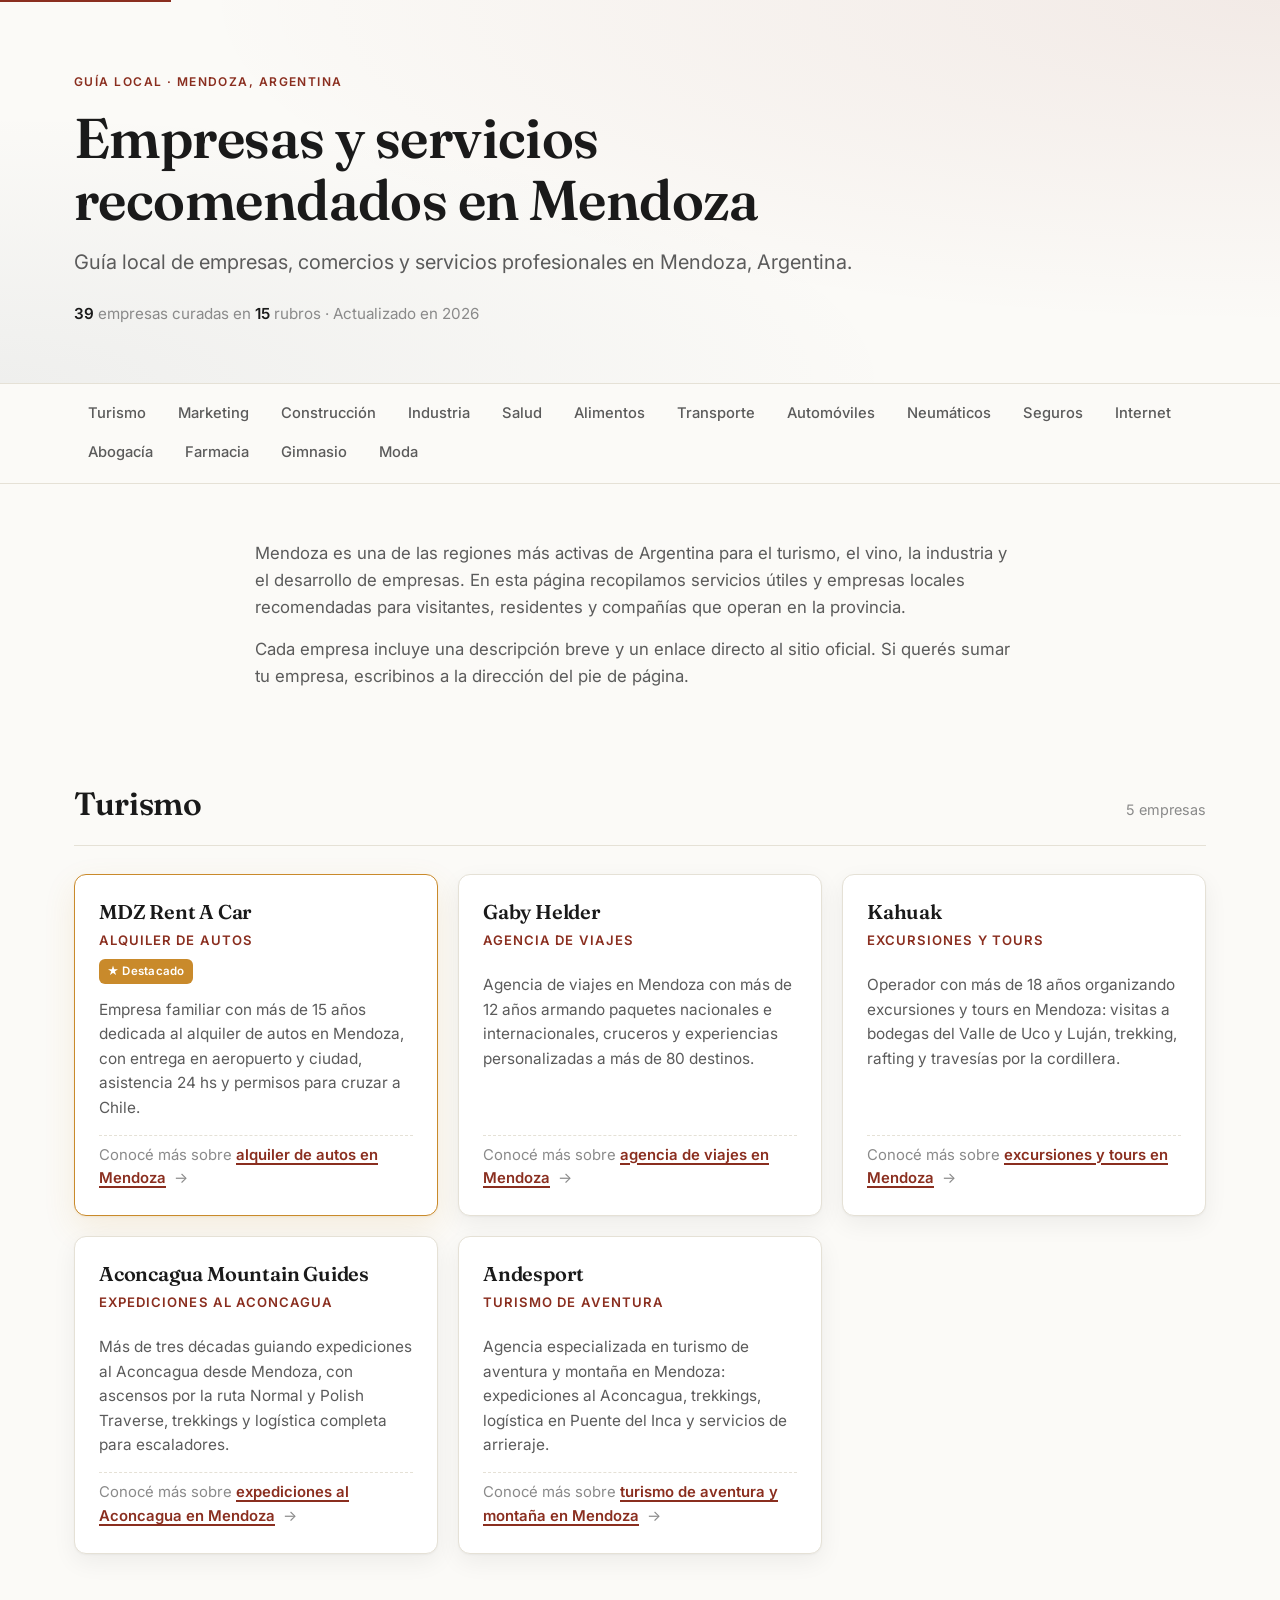
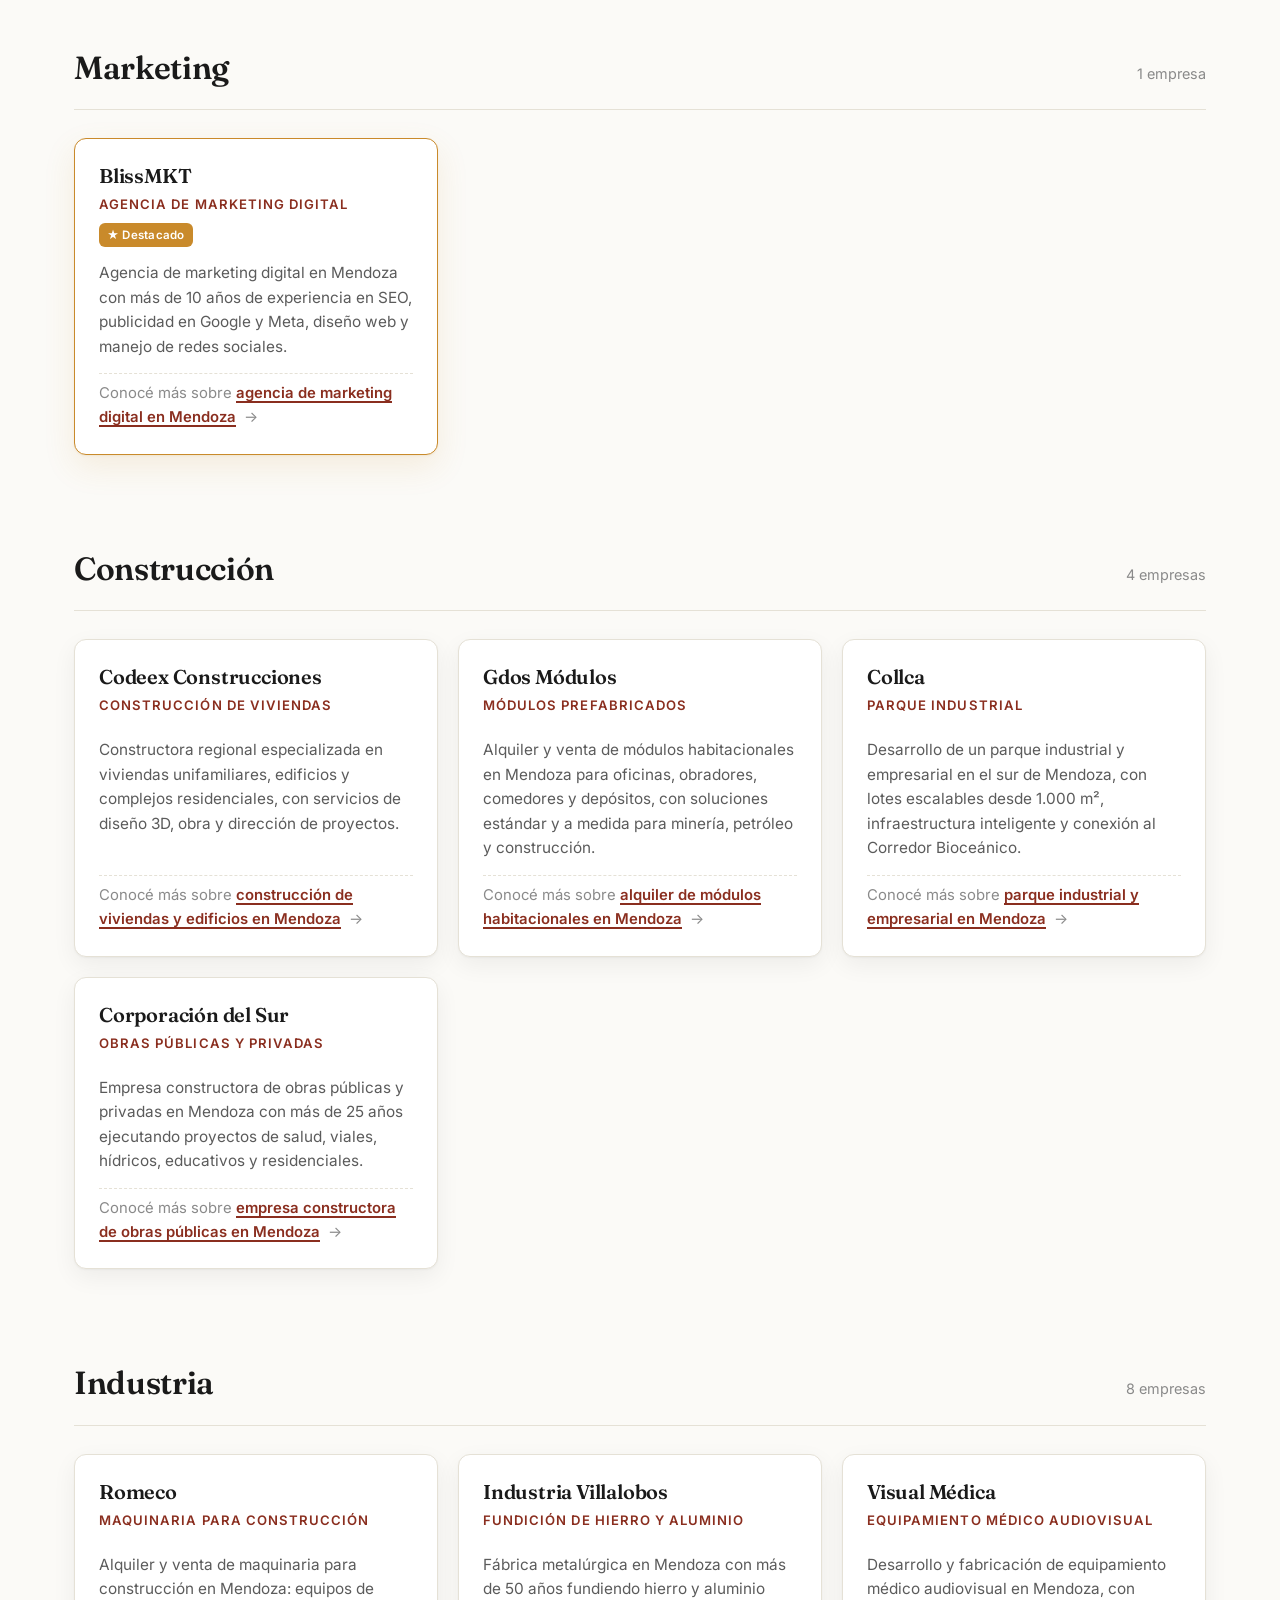
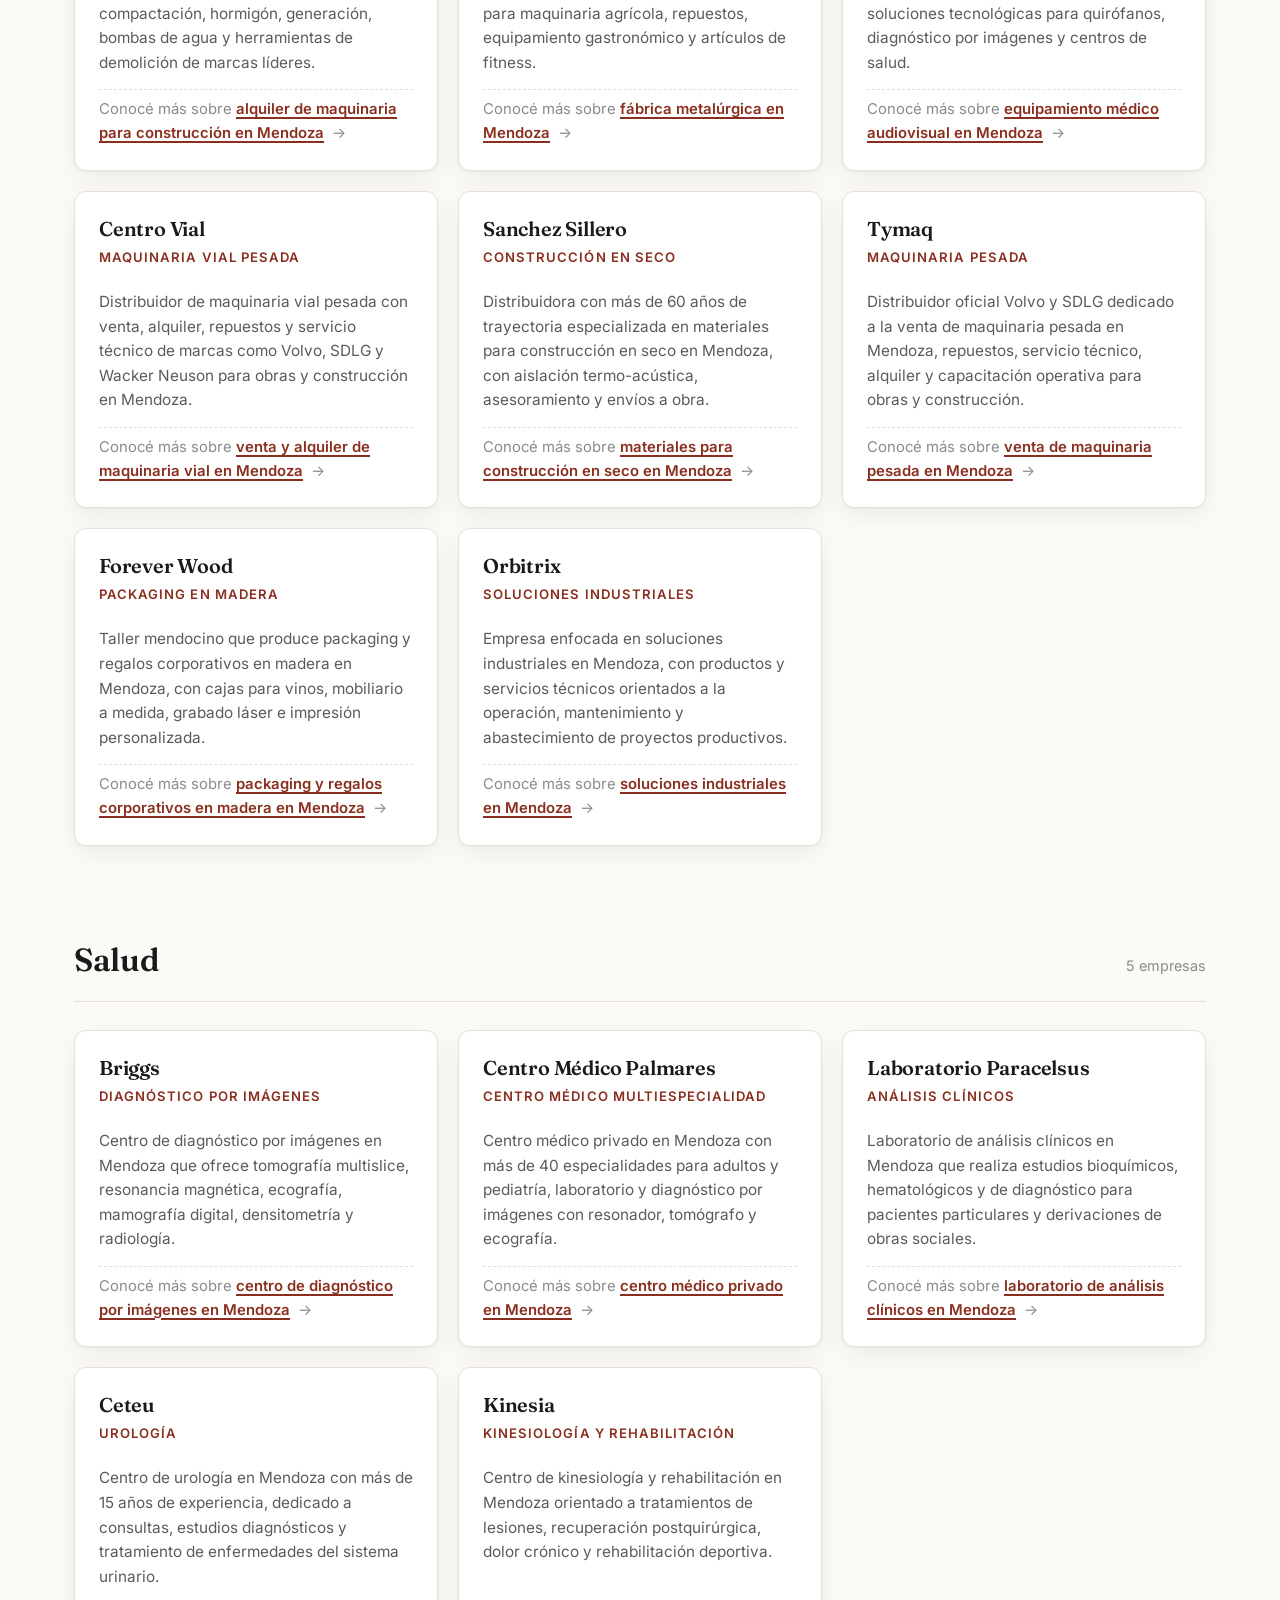
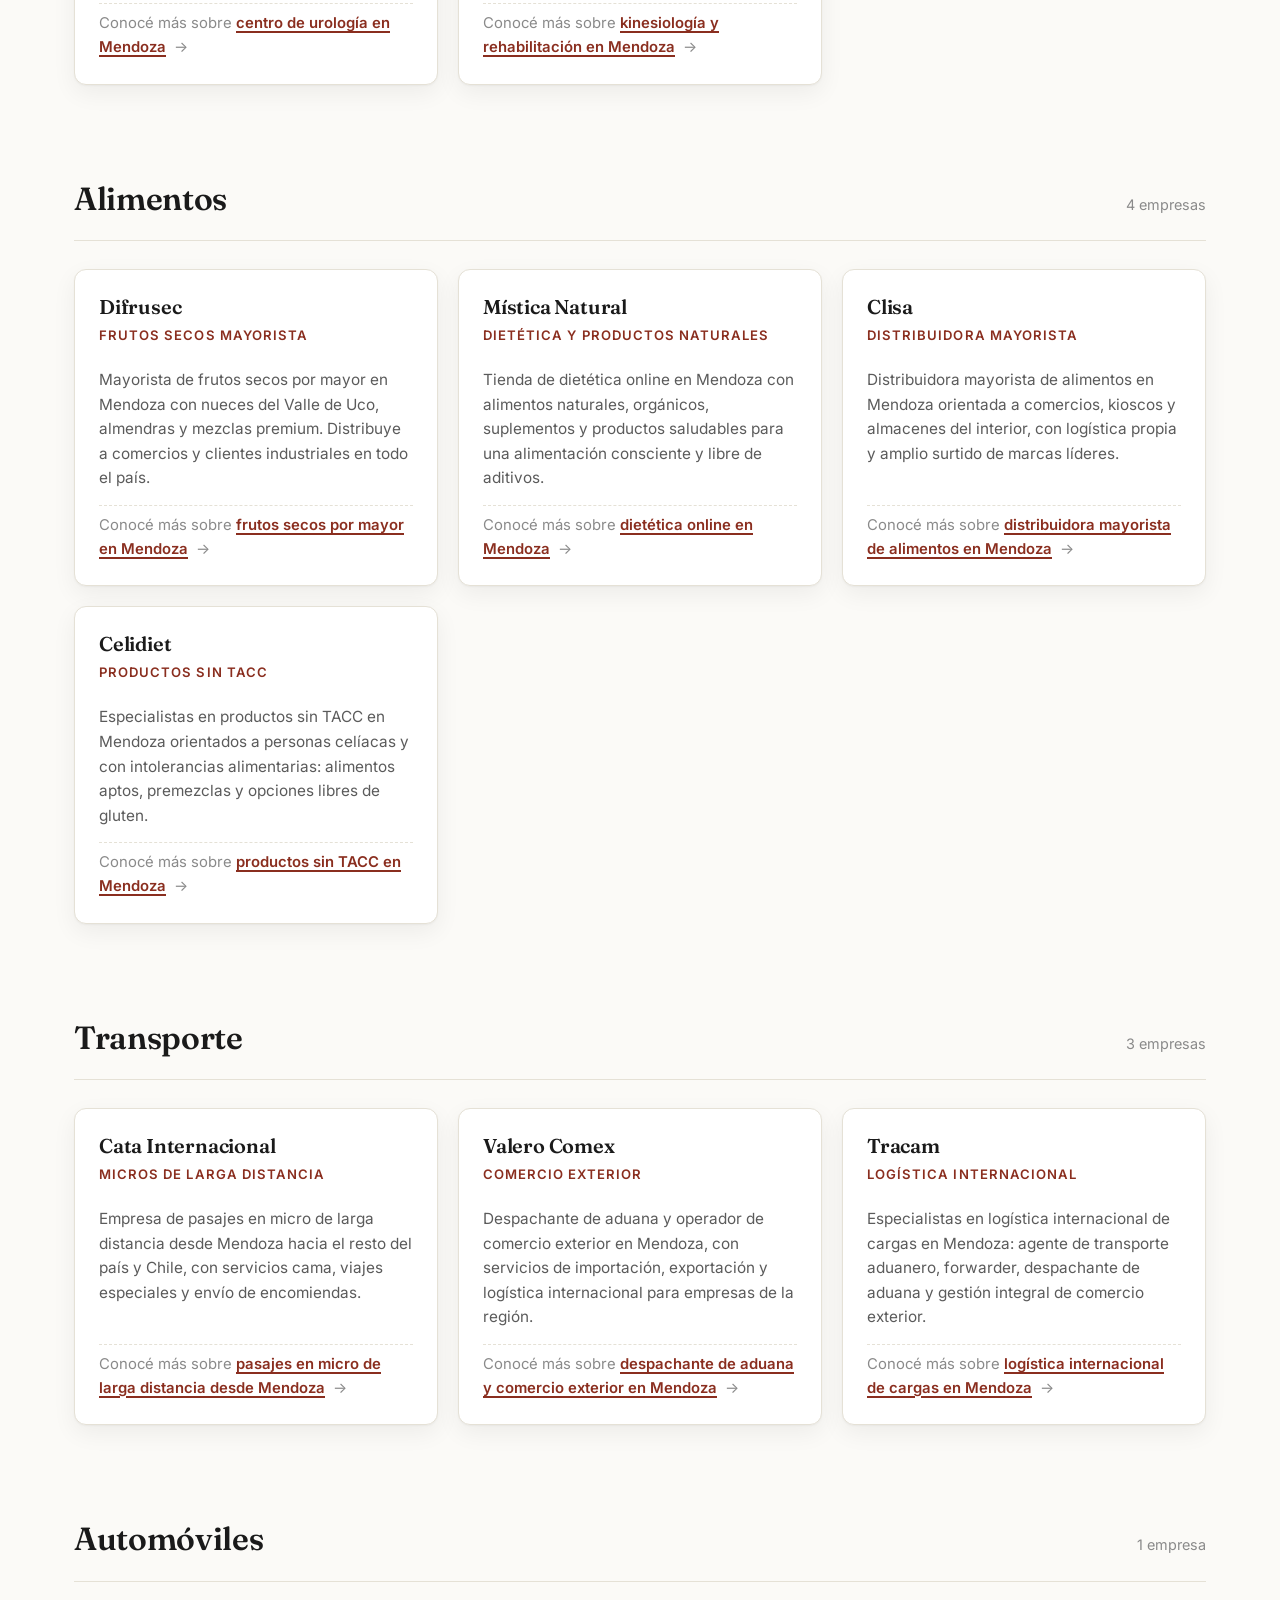
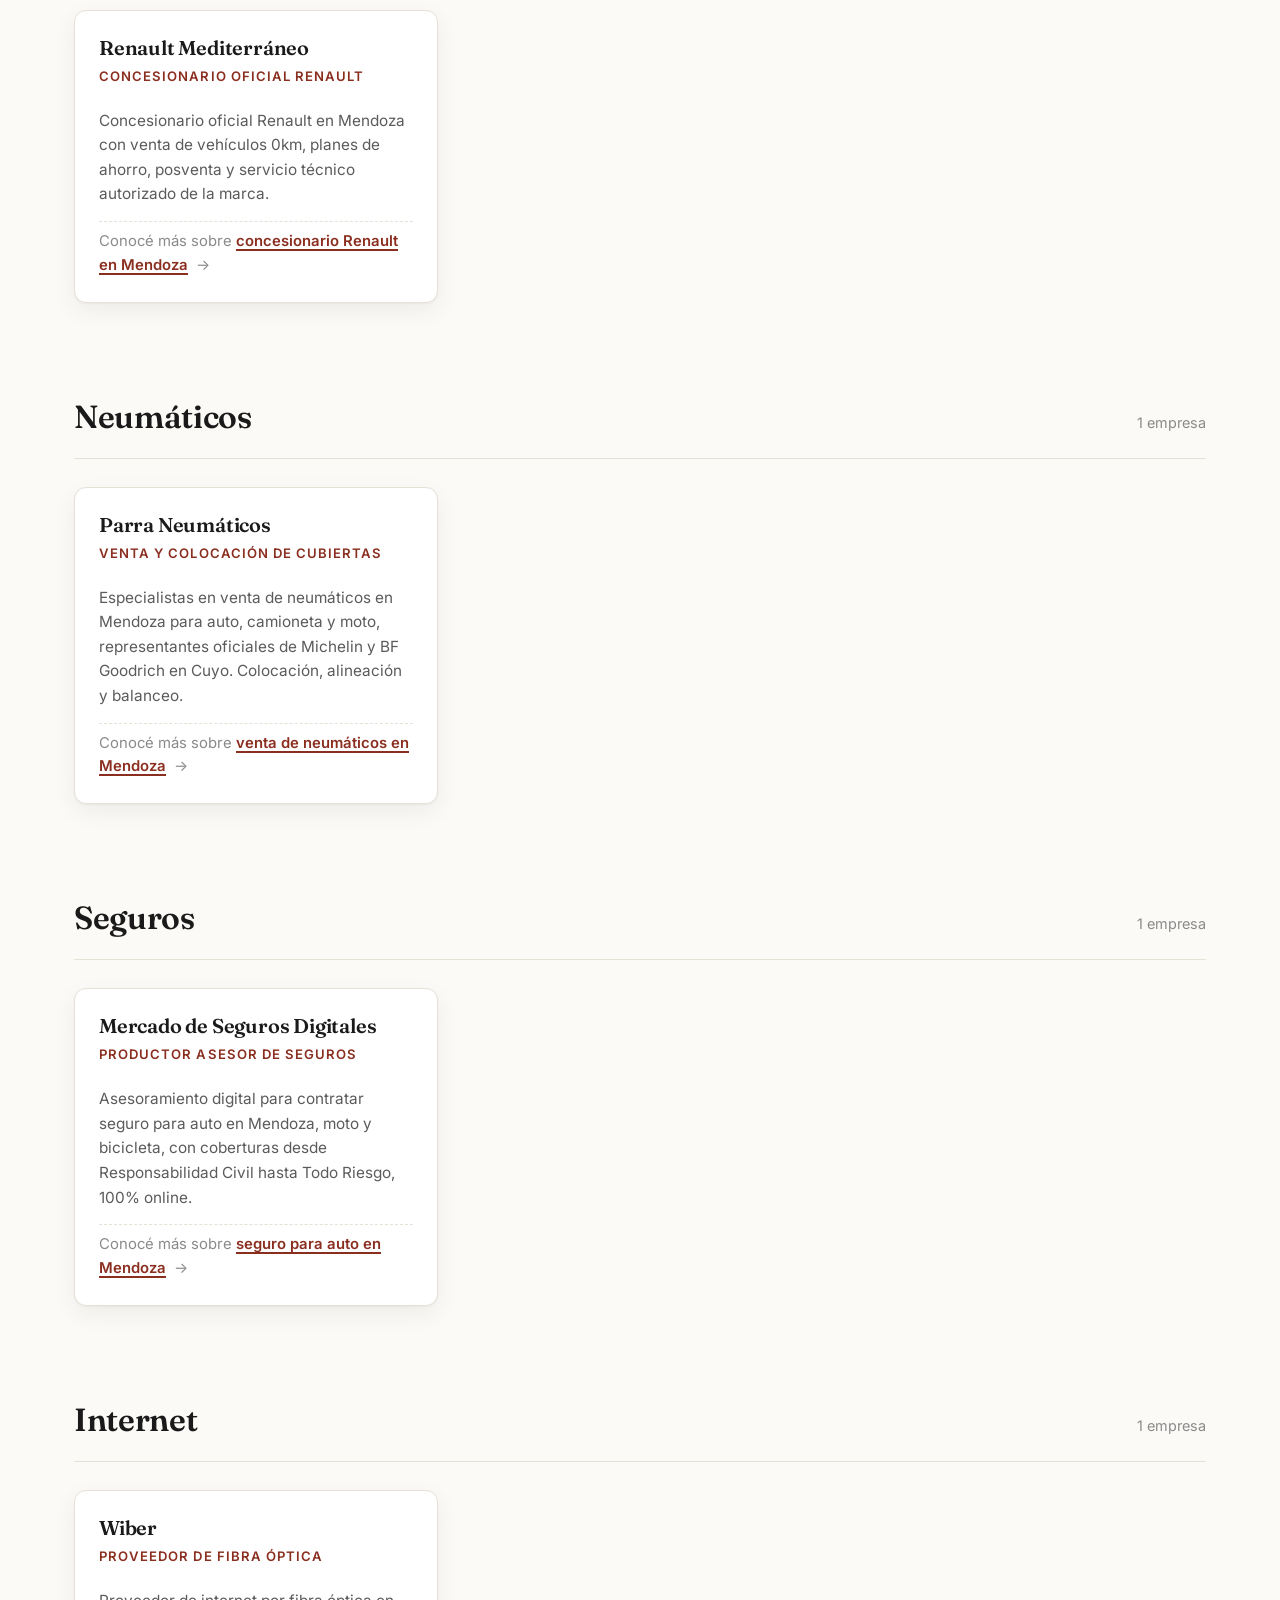
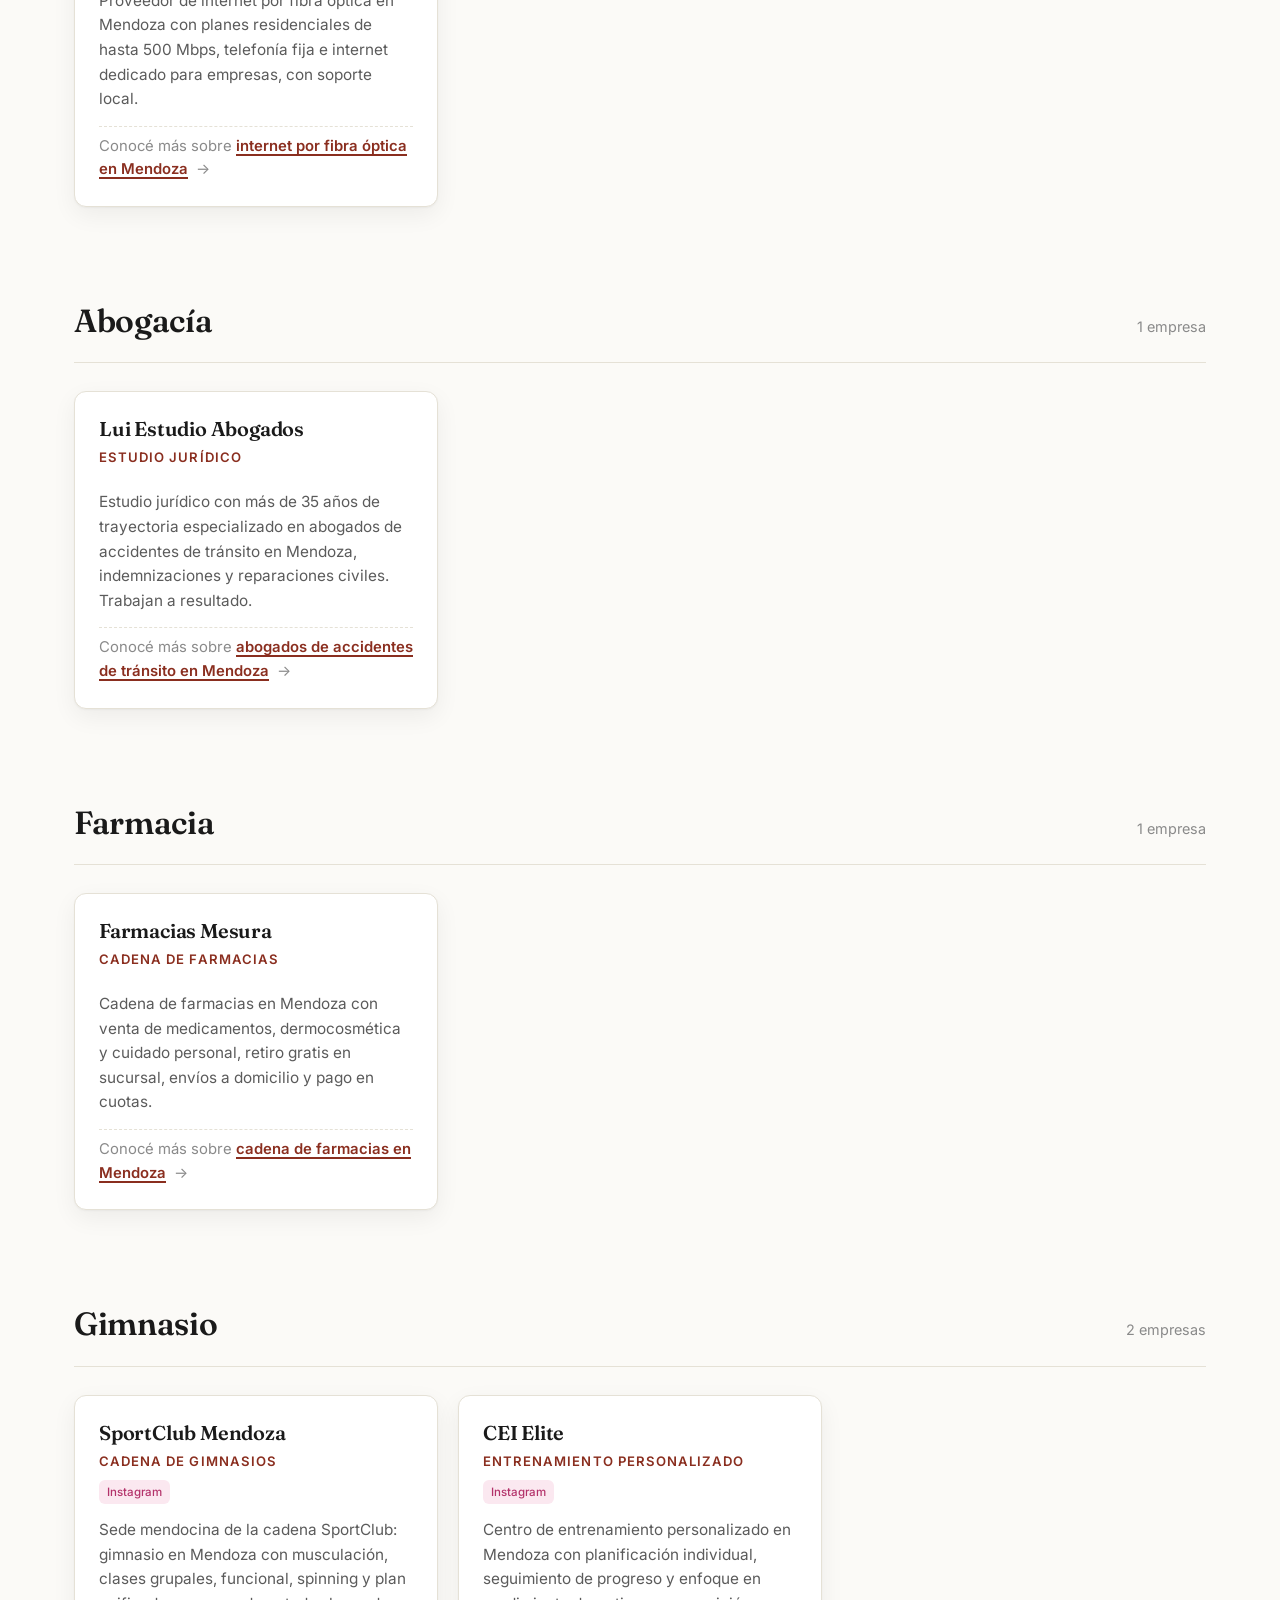
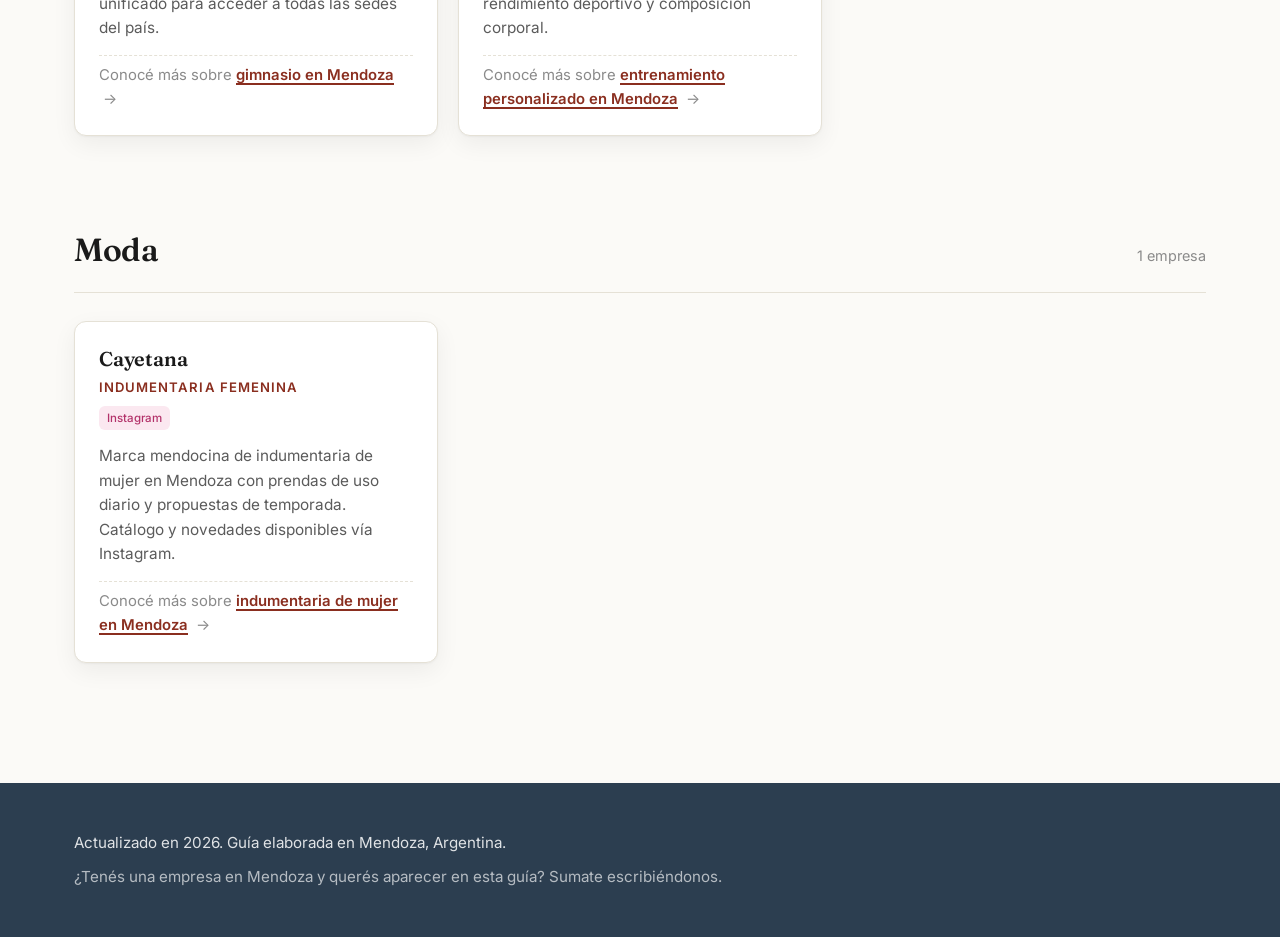
<file: index.html>
<!DOCTYPE html>
<html lang="es-AR">
<head>
  <meta charset="UTF-8">
  <meta name="viewport" content="width=device-width, initial-scale=1.0">
  <title>Empresas y servicios recomendados en Mendoza</title>
  <meta name="description" content="Directorio curado de empresas y servicios recomendados en Mendoza: turismo, marketing, construcción, industria, salud, alimentos, transporte y más.">
  <meta name="robots" content="index, follow, max-image-preview:large, max-snippet:-1">
  <meta name="author" content="Mendoza, Argentina">
  <link rel="canonical" href="https://gsuarezduek.github.io/mendoza-business-resources/">

  <meta property="og:type" content="website">
  <meta property="og:title" content="Empresas y servicios recomendados en Mendoza">
  <meta property="og:description" content="Directorio curado de empresas y servicios recomendados en Mendoza: turismo, marketing, construcción, industria, salud, alimentos, transporte y más.">
  <meta property="og:url" content="https://gsuarezduek.github.io/mendoza-business-resources/">
  <meta property="og:locale" content="es_AR">
  <meta property="og:site_name" content="Empresas y servicios recomendados en Mendoza">

  <meta name="twitter:card" content="summary_large_image">
  <meta name="twitter:title" content="Empresas y servicios recomendados en Mendoza">
  <meta name="twitter:description" content="Directorio curado de empresas y servicios recomendados en Mendoza: turismo, marketing, construcción, industria, salud, alimentos, transporte y más.">

  <link rel="preconnect" href="https://fonts.googleapis.com">
  <link rel="preconnect" href="https://fonts.gstatic.com" crossorigin>
  <link href="https://fonts.googleapis.com/css2?family=Inter:wght@400;500;600;700;800&family=Fraunces:opsz,wght@9..144,500;9..144,600;9..144,700&display=swap" rel="stylesheet">
  <link rel="stylesheet" href="styles.css">

  <script type="application/ld+json">
{
  "@context": "https://schema.org",
  "@type": "ItemList",
  "name": "Empresas y servicios recomendados en Mendoza",
  "description": "Directorio curado de empresas y servicios recomendados en Mendoza: turismo, marketing, construcción, industria, salud, alimentos, transporte y más.",
  "inLanguage": "es-AR",
  "numberOfItems": 39,
  "itemListOrder": "https://schema.org/ItemListUnordered",
  "itemListElement": [
    {
      "@type": "ListItem",
      "position": 1,
      "item": {
        "@type": "LocalBusiness",
        "name": "MDZ Rent A Car",
        "url": "https://mdzrentacar.com/",
        "description": "Empresa familiar con más de 15 años dedicada al alquiler de autos en Mendoza, con entrega en aeropuerto y ciudad, asistencia 24 hs y permisos para cruzar a Chile.",
        "areaServed": {
          "@type": "AdministrativeArea",
          "name": "Mendoza, Argentina"
        },
        "knowsAbout": "alquiler de autos en Mendoza"
      }
    },
    {
      "@type": "ListItem",
      "position": 2,
      "item": {
        "@type": "LocalBusiness",
        "name": "Gaby Helder",
        "url": "https://gabyhelder.com/",
        "description": "Agencia de viajes en Mendoza con más de 12 años armando paquetes nacionales e internacionales, cruceros y experiencias personalizadas a más de 80 destinos.",
        "areaServed": {
          "@type": "AdministrativeArea",
          "name": "Mendoza, Argentina"
        },
        "knowsAbout": "agencia de viajes en Mendoza"
      }
    },
    {
      "@type": "ListItem",
      "position": 3,
      "item": {
        "@type": "LocalBusiness",
        "name": "Kahuak",
        "url": "https://kahuak.com.ar/",
        "description": "Operador con más de 18 años organizando excursiones y tours en Mendoza: visitas a bodegas del Valle de Uco y Luján, trekking, rafting y travesías por la cordillera.",
        "areaServed": {
          "@type": "AdministrativeArea",
          "name": "Mendoza, Argentina"
        },
        "knowsAbout": "excursiones y tours en Mendoza"
      }
    },
    {
      "@type": "ListItem",
      "position": 4,
      "item": {
        "@type": "LocalBusiness",
        "name": "Aconcagua Mountain Guides",
        "url": "https://aconcaguamountainguides.com/",
        "description": "Más de tres décadas guiando expediciones al Aconcagua desde Mendoza, con ascensos por la ruta Normal y Polish Traverse, trekkings y logística completa para escaladores.",
        "areaServed": {
          "@type": "AdministrativeArea",
          "name": "Mendoza, Argentina"
        },
        "knowsAbout": "expediciones al Aconcagua en Mendoza"
      }
    },
    {
      "@type": "ListItem",
      "position": 5,
      "item": {
        "@type": "LocalBusiness",
        "name": "Andesport",
        "url": "https://andesport.net/",
        "description": "Agencia especializada en turismo de aventura y montaña en Mendoza: expediciones al Aconcagua, trekkings, logística en Puente del Inca y servicios de arrieraje.",
        "areaServed": {
          "@type": "AdministrativeArea",
          "name": "Mendoza, Argentina"
        },
        "knowsAbout": "turismo de aventura y montaña en Mendoza"
      }
    },
    {
      "@type": "ListItem",
      "position": 6,
      "item": {
        "@type": "LocalBusiness",
        "name": "BlissMKT",
        "url": "https://blissmkt.ar/",
        "description": "Agencia de marketing digital en Mendoza con más de 10 años de experiencia en SEO, publicidad en Google y Meta, diseño web y manejo de redes sociales.",
        "areaServed": {
          "@type": "AdministrativeArea",
          "name": "Mendoza, Argentina"
        },
        "knowsAbout": "agencia de marketing digital en Mendoza"
      }
    },
    {
      "@type": "ListItem",
      "position": 7,
      "item": {
        "@type": "LocalBusiness",
        "name": "Codeex Construcciones",
        "url": "https://codeexconstrucciones.com.ar/",
        "description": "Constructora regional especializada en viviendas unifamiliares, edificios y complejos residenciales, con servicios de diseño 3D, obra y dirección de proyectos.",
        "areaServed": {
          "@type": "AdministrativeArea",
          "name": "Mendoza, Argentina"
        },
        "knowsAbout": "construcción de viviendas y edificios en Mendoza"
      }
    },
    {
      "@type": "ListItem",
      "position": 8,
      "item": {
        "@type": "LocalBusiness",
        "name": "Gdos Módulos",
        "url": "https://gdosmodulos.com.ar/",
        "description": "Alquiler y venta de módulos habitacionales en Mendoza para oficinas, obradores, comedores y depósitos, con soluciones estándar y a medida para minería, petróleo y construcción.",
        "areaServed": {
          "@type": "AdministrativeArea",
          "name": "Mendoza, Argentina"
        },
        "knowsAbout": "alquiler de módulos habitacionales en Mendoza"
      }
    },
    {
      "@type": "ListItem",
      "position": 9,
      "item": {
        "@type": "LocalBusiness",
        "name": "Collca",
        "url": "https://collca.com.ar/",
        "description": "Desarrollo de un parque industrial y empresarial en el sur de Mendoza, con lotes escalables desde 1.000 m², infraestructura inteligente y conexión al Corredor Bioceánico.",
        "areaServed": {
          "@type": "AdministrativeArea",
          "name": "Mendoza, Argentina"
        },
        "knowsAbout": "parque industrial y empresarial en Mendoza"
      }
    },
    {
      "@type": "ListItem",
      "position": 10,
      "item": {
        "@type": "LocalBusiness",
        "name": "Corporación del Sur",
        "url": "https://corporaciondelsur.com/",
        "description": "Empresa constructora de obras públicas y privadas en Mendoza con más de 25 años ejecutando proyectos de salud, viales, hídricos, educativos y residenciales.",
        "areaServed": {
          "@type": "AdministrativeArea",
          "name": "Mendoza, Argentina"
        },
        "knowsAbout": "empresa constructora de obras públicas en Mendoza"
      }
    },
    {
      "@type": "ListItem",
      "position": 11,
      "item": {
        "@type": "LocalBusiness",
        "name": "Romeco",
        "url": "https://romeco.com.ar/",
        "description": "Alquiler y venta de maquinaria para construcción en Mendoza: equipos de compactación, hormigón, generación, bombas de agua y herramientas de demolición de marcas líderes.",
        "areaServed": {
          "@type": "AdministrativeArea",
          "name": "Mendoza, Argentina"
        },
        "knowsAbout": "alquiler de maquinaria para construcción en Mendoza"
      }
    },
    {
      "@type": "ListItem",
      "position": 12,
      "item": {
        "@type": "LocalBusiness",
        "name": "Industria Villalobos",
        "url": "https://industriavillalobos.com.ar/",
        "description": "Fábrica metalúrgica en Mendoza con más de 50 años fundiendo hierro y aluminio para maquinaria agrícola, repuestos, equipamiento gastronómico y artículos de fitness.",
        "areaServed": {
          "@type": "AdministrativeArea",
          "name": "Mendoza, Argentina"
        },
        "knowsAbout": "fábrica metalúrgica en Mendoza"
      }
    },
    {
      "@type": "ListItem",
      "position": 13,
      "item": {
        "@type": "LocalBusiness",
        "name": "Visual Médica",
        "url": "https://visualmedica.com/",
        "description": "Desarrollo y fabricación de equipamiento médico audiovisual en Mendoza, con soluciones tecnológicas para quirófanos, diagnóstico por imágenes y centros de salud.",
        "areaServed": {
          "@type": "AdministrativeArea",
          "name": "Mendoza, Argentina"
        },
        "knowsAbout": "equipamiento médico audiovisual en Mendoza"
      }
    },
    {
      "@type": "ListItem",
      "position": 14,
      "item": {
        "@type": "LocalBusiness",
        "name": "Centro Vial",
        "url": "https://centrovial.net/",
        "description": "Distribuidor de maquinaria vial pesada con venta, alquiler, repuestos y servicio técnico de marcas como Volvo, SDLG y Wacker Neuson para obras y construcción en Mendoza.",
        "areaServed": {
          "@type": "AdministrativeArea",
          "name": "Mendoza, Argentina"
        },
        "knowsAbout": "venta y alquiler de maquinaria vial en Mendoza"
      }
    },
    {
      "@type": "ListItem",
      "position": 15,
      "item": {
        "@type": "LocalBusiness",
        "name": "Sanchez Sillero",
        "url": "https://sanchezsillero.com.ar/",
        "description": "Distribuidora con más de 60 años de trayectoria especializada en materiales para construcción en seco en Mendoza, con aislación termo-acústica, asesoramiento y envíos a obra.",
        "areaServed": {
          "@type": "AdministrativeArea",
          "name": "Mendoza, Argentina"
        },
        "knowsAbout": "materiales para construcción en seco en Mendoza"
      }
    },
    {
      "@type": "ListItem",
      "position": 16,
      "item": {
        "@type": "LocalBusiness",
        "name": "Tymaq",
        "url": "https://tymaq.com.ar/",
        "description": "Distribuidor oficial Volvo y SDLG dedicado a la venta de maquinaria pesada en Mendoza, repuestos, servicio técnico, alquiler y capacitación operativa para obras y construcción.",
        "areaServed": {
          "@type": "AdministrativeArea",
          "name": "Mendoza, Argentina"
        },
        "knowsAbout": "venta de maquinaria pesada en Mendoza"
      }
    },
    {
      "@type": "ListItem",
      "position": 17,
      "item": {
        "@type": "LocalBusiness",
        "name": "Forever Wood",
        "url": "https://foreverwood.com.ar/",
        "description": "Taller mendocino que produce packaging y regalos corporativos en madera en Mendoza, con cajas para vinos, mobiliario a medida, grabado láser e impresión personalizada.",
        "areaServed": {
          "@type": "AdministrativeArea",
          "name": "Mendoza, Argentina"
        },
        "knowsAbout": "packaging y regalos corporativos en madera en Mendoza"
      }
    },
    {
      "@type": "ListItem",
      "position": 18,
      "item": {
        "@type": "LocalBusiness",
        "name": "Orbitrix",
        "url": "https://orbitrix.ar/",
        "description": "Empresa enfocada en soluciones industriales en Mendoza, con productos y servicios técnicos orientados a la operación, mantenimiento y abastecimiento de proyectos productivos.",
        "areaServed": {
          "@type": "AdministrativeArea",
          "name": "Mendoza, Argentina"
        },
        "knowsAbout": "soluciones industriales en Mendoza"
      }
    },
    {
      "@type": "ListItem",
      "position": 19,
      "item": {
        "@type": "LocalBusiness",
        "name": "Briggs",
        "url": "https://briggs.com.ar/",
        "description": "Centro de diagnóstico por imágenes en Mendoza que ofrece tomografía multislice, resonancia magnética, ecografía, mamografía digital, densitometría y radiología.",
        "areaServed": {
          "@type": "AdministrativeArea",
          "name": "Mendoza, Argentina"
        },
        "knowsAbout": "centro de diagnóstico por imágenes en Mendoza"
      }
    },
    {
      "@type": "ListItem",
      "position": 20,
      "item": {
        "@type": "LocalBusiness",
        "name": "Centro Médico Palmares",
        "url": "https://centromedicopalmares.com.ar/",
        "description": "Centro médico privado en Mendoza con más de 40 especialidades para adultos y pediatría, laboratorio y diagnóstico por imágenes con resonador, tomógrafo y ecografía.",
        "areaServed": {
          "@type": "AdministrativeArea",
          "name": "Mendoza, Argentina"
        },
        "knowsAbout": "centro médico privado en Mendoza"
      }
    },
    {
      "@type": "ListItem",
      "position": 21,
      "item": {
        "@type": "LocalBusiness",
        "name": "Laboratorio Paracelsus",
        "url": "https://labparacelsus.com/",
        "description": "Laboratorio de análisis clínicos en Mendoza que realiza estudios bioquímicos, hematológicos y de diagnóstico para pacientes particulares y derivaciones de obras sociales.",
        "areaServed": {
          "@type": "AdministrativeArea",
          "name": "Mendoza, Argentina"
        },
        "knowsAbout": "laboratorio de análisis clínicos en Mendoza"
      }
    },
    {
      "@type": "ListItem",
      "position": 22,
      "item": {
        "@type": "LocalBusiness",
        "name": "Ceteu",
        "url": "https://ceteu.com.ar/",
        "description": "Centro de urología en Mendoza con más de 15 años de experiencia, dedicado a consultas, estudios diagnósticos y tratamiento de enfermedades del sistema urinario.",
        "areaServed": {
          "@type": "AdministrativeArea",
          "name": "Mendoza, Argentina"
        },
        "knowsAbout": "centro de urología en Mendoza"
      }
    },
    {
      "@type": "ListItem",
      "position": 23,
      "item": {
        "@type": "LocalBusiness",
        "name": "Kinesia",
        "url": "https://kinesiasalud.com/",
        "description": "Centro de kinesiología y rehabilitación en Mendoza orientado a tratamientos de lesiones, recuperación postquirúrgica, dolor crónico y rehabilitación deportiva.",
        "areaServed": {
          "@type": "AdministrativeArea",
          "name": "Mendoza, Argentina"
        },
        "knowsAbout": "kinesiología y rehabilitación en Mendoza"
      }
    },
    {
      "@type": "ListItem",
      "position": 24,
      "item": {
        "@type": "LocalBusiness",
        "name": "Difrusec",
        "url": "https://difrusec.com/",
        "description": "Mayorista de frutos secos por mayor en Mendoza con nueces del Valle de Uco, almendras y mezclas premium. Distribuye a comercios y clientes industriales en todo el país.",
        "areaServed": {
          "@type": "AdministrativeArea",
          "name": "Mendoza, Argentina"
        },
        "knowsAbout": "frutos secos por mayor en Mendoza"
      }
    },
    {
      "@type": "ListItem",
      "position": 25,
      "item": {
        "@type": "LocalBusiness",
        "name": "Mística Natural",
        "url": "https://misticanatural.com.ar/",
        "description": "Tienda de dietética online en Mendoza con alimentos naturales, orgánicos, suplementos y productos saludables para una alimentación consciente y libre de aditivos.",
        "areaServed": {
          "@type": "AdministrativeArea",
          "name": "Mendoza, Argentina"
        },
        "knowsAbout": "dietética online en Mendoza"
      }
    },
    {
      "@type": "ListItem",
      "position": 26,
      "item": {
        "@type": "LocalBusiness",
        "name": "Clisa",
        "url": "https://clisainterior.com/",
        "description": "Distribuidora mayorista de alimentos en Mendoza orientada a comercios, kioscos y almacenes del interior, con logística propia y amplio surtido de marcas líderes.",
        "areaServed": {
          "@type": "AdministrativeArea",
          "name": "Mendoza, Argentina"
        },
        "knowsAbout": "distribuidora mayorista de alimentos en Mendoza"
      }
    },
    {
      "@type": "ListItem",
      "position": 27,
      "item": {
        "@type": "LocalBusiness",
        "name": "Celidiet",
        "url": "https://celidiet.com/",
        "description": "Especialistas en productos sin TACC en Mendoza orientados a personas celíacas y con intolerancias alimentarias: alimentos aptos, premezclas y opciones libres de gluten.",
        "areaServed": {
          "@type": "AdministrativeArea",
          "name": "Mendoza, Argentina"
        },
        "knowsAbout": "productos sin TACC en Mendoza"
      }
    },
    {
      "@type": "ListItem",
      "position": 28,
      "item": {
        "@type": "LocalBusiness",
        "name": "Cata Internacional",
        "url": "https://www.catainternacional.com",
        "description": "Empresa de pasajes en micro de larga distancia desde Mendoza hacia el resto del país y Chile, con servicios cama, viajes especiales y envío de encomiendas.",
        "areaServed": {
          "@type": "AdministrativeArea",
          "name": "Mendoza, Argentina"
        },
        "knowsAbout": "pasajes en micro de larga distancia desde Mendoza"
      }
    },
    {
      "@type": "ListItem",
      "position": 29,
      "item": {
        "@type": "LocalBusiness",
        "name": "Valero Comex",
        "url": "http://www.valerocomex.com.ar/",
        "description": "Despachante de aduana y operador de comercio exterior en Mendoza, con servicios de importación, exportación y logística internacional para empresas de la región.",
        "areaServed": {
          "@type": "AdministrativeArea",
          "name": "Mendoza, Argentina"
        },
        "knowsAbout": "despachante de aduana y comercio exterior en Mendoza"
      }
    },
    {
      "@type": "ListItem",
      "position": 30,
      "item": {
        "@type": "LocalBusiness",
        "name": "Tracam",
        "url": "https://tracam.net/",
        "description": "Especialistas en logística internacional de cargas en Mendoza: agente de transporte aduanero, forwarder, despachante de aduana y gestión integral de comercio exterior.",
        "areaServed": {
          "@type": "AdministrativeArea",
          "name": "Mendoza, Argentina"
        },
        "knowsAbout": "logística internacional de cargas en Mendoza"
      }
    },
    {
      "@type": "ListItem",
      "position": 31,
      "item": {
        "@type": "LocalBusiness",
        "name": "Renault Mediterráneo",
        "url": "https://www.mediterraneo.com.ar/",
        "description": "Concesionario oficial Renault en Mendoza con venta de vehículos 0km, planes de ahorro, posventa y servicio técnico autorizado de la marca.",
        "areaServed": {
          "@type": "AdministrativeArea",
          "name": "Mendoza, Argentina"
        },
        "knowsAbout": "concesionario Renault en Mendoza"
      }
    },
    {
      "@type": "ListItem",
      "position": 32,
      "item": {
        "@type": "LocalBusiness",
        "name": "Parra Neumáticos",
        "url": "https://parraneumaticos.com.ar/",
        "description": "Especialistas en venta de neumáticos en Mendoza para auto, camioneta y moto, representantes oficiales de Michelin y BF Goodrich en Cuyo. Colocación, alineación y balanceo.",
        "areaServed": {
          "@type": "AdministrativeArea",
          "name": "Mendoza, Argentina"
        },
        "knowsAbout": "venta de neumáticos en Mendoza"
      }
    },
    {
      "@type": "ListItem",
      "position": 33,
      "item": {
        "@type": "LocalBusiness",
        "name": "Mercado de Seguros Digitales",
        "url": "https://msegurosdigitales.com.ar/",
        "description": "Asesoramiento digital para contratar seguro para auto en Mendoza, moto y bicicleta, con coberturas desde Responsabilidad Civil hasta Todo Riesgo, 100% online.",
        "areaServed": {
          "@type": "AdministrativeArea",
          "name": "Mendoza, Argentina"
        },
        "knowsAbout": "seguro para auto en Mendoza"
      }
    },
    {
      "@type": "ListItem",
      "position": 34,
      "item": {
        "@type": "LocalBusiness",
        "name": "Wiber",
        "url": "https://www.wiber.com.ar/",
        "description": "Proveedor de internet por fibra óptica en Mendoza con planes residenciales de hasta 500 Mbps, telefonía fija e internet dedicado para empresas, con soporte local.",
        "areaServed": {
          "@type": "AdministrativeArea",
          "name": "Mendoza, Argentina"
        },
        "knowsAbout": "internet por fibra óptica en Mendoza"
      }
    },
    {
      "@type": "ListItem",
      "position": 35,
      "item": {
        "@type": "LocalBusiness",
        "name": "Lui Estudio Abogados",
        "url": "https://estudiolui.com.ar/",
        "description": "Estudio jurídico con más de 35 años de trayectoria especializado en abogados de accidentes de tránsito en Mendoza, indemnizaciones y reparaciones civiles. Trabajan a resultado.",
        "areaServed": {
          "@type": "AdministrativeArea",
          "name": "Mendoza, Argentina"
        },
        "knowsAbout": "abogados de accidentes de tránsito en Mendoza"
      }
    },
    {
      "@type": "ListItem",
      "position": 36,
      "item": {
        "@type": "LocalBusiness",
        "name": "Farmacias Mesura",
        "url": "https://farmaciasmesura.com.ar/",
        "description": "Cadena de farmacias en Mendoza con venta de medicamentos, dermocosmética y cuidado personal, retiro gratis en sucursal, envíos a domicilio y pago en cuotas.",
        "areaServed": {
          "@type": "AdministrativeArea",
          "name": "Mendoza, Argentina"
        },
        "knowsAbout": "cadena de farmacias en Mendoza"
      }
    },
    {
      "@type": "ListItem",
      "position": 37,
      "item": {
        "@type": "LocalBusiness",
        "name": "SportClub Mendoza",
        "url": "https://www.instagram.com/sportclubmendozafit/",
        "description": "Sede mendocina de la cadena SportClub: gimnasio en Mendoza con musculación, clases grupales, funcional, spinning y plan unificado para acceder a todas las sedes del país.",
        "areaServed": {
          "@type": "AdministrativeArea",
          "name": "Mendoza, Argentina"
        },
        "knowsAbout": "gimnasio en Mendoza"
      }
    },
    {
      "@type": "ListItem",
      "position": 38,
      "item": {
        "@type": "LocalBusiness",
        "name": "CEI Elite",
        "url": "https://www.instagram.com/cei.elite/",
        "description": "Centro de entrenamiento personalizado en Mendoza con planificación individual, seguimiento de progreso y enfoque en rendimiento deportivo y composición corporal.",
        "areaServed": {
          "@type": "AdministrativeArea",
          "name": "Mendoza, Argentina"
        },
        "knowsAbout": "entrenamiento personalizado en Mendoza"
      }
    },
    {
      "@type": "ListItem",
      "position": 39,
      "item": {
        "@type": "LocalBusiness",
        "name": "Cayetana",
        "url": "https://www.instagram.com/cayetanamza/",
        "description": "Marca mendocina de indumentaria de mujer en Mendoza con prendas de uso diario y propuestas de temporada. Catálogo y novedades disponibles vía Instagram.",
        "areaServed": {
          "@type": "AdministrativeArea",
          "name": "Mendoza, Argentina"
        },
        "knowsAbout": "indumentaria de mujer en Mendoza"
      }
    }
  ]
}
  </script>
  <script type="application/ld+json">
{
  "@context": "https://schema.org",
  "@type": "BreadcrumbList",
  "itemListElement": [
    {
      "@type": "ListItem",
      "position": 1,
      "name": "Inicio",
      "item": "https://gsuarezduek.github.io/mendoza-business-resources/"
    }
  ]
}
  </script>
</head>
<body>
  <a class="skip-link" href="#main">Saltar al contenido</a>

  <header class="site-header">
    <div class="container">
      <p class="site-header__eyebrow">Guía local · Mendoza, Argentina</p>
      <h1 class="site-header__title">Empresas y servicios recomendados en Mendoza</h1>
      <p class="site-header__lead">Guía local de empresas, comercios y servicios profesionales en Mendoza, Argentina.</p>
      <p class="site-header__meta">
        <strong>39</strong> empresas curadas en
        <strong>15</strong> rubros · Actualizado en 2026
      </p>
    </div>
  </header>

    <nav class="rubros-nav" aria-label="Rubros disponibles">
      <div class="container">
        <ul><li><a href="#turismo">Turismo</a></li><li><a href="#marketing">Marketing</a></li><li><a href="#construccion">Construcción</a></li><li><a href="#industria">Industria</a></li><li><a href="#salud">Salud</a></li><li><a href="#alimentos">Alimentos</a></li><li><a href="#transporte">Transporte</a></li><li><a href="#automoviles">Automóviles</a></li><li><a href="#neumaticos">Neumáticos</a></li><li><a href="#seguros">Seguros</a></li><li><a href="#internet">Internet</a></li><li><a href="#abogacia">Abogacía</a></li><li><a href="#farmacia">Farmacia</a></li><li><a href="#gimnasio">Gimnasio</a></li><li><a href="#moda">Moda</a></li></ul>
      </div>
    </nav>
  <main id="main" class="container">
    <section class="intro">
      <p>
        Mendoza es una de las regiones más activas de Argentina para el turismo,
        el vino, la industria y el desarrollo de empresas. En esta página
        recopilamos servicios útiles y empresas locales recomendadas para
        visitantes, residentes y compañías que operan en la provincia.
      </p>
      <p>
        Cada empresa incluye una descripción breve y un enlace directo al sitio
        oficial. Si querés sumar tu empresa, escribinos a la dirección del pie de página.
      </p>
    </section>

      <section class="rubro" id="turismo" aria-labelledby="rubro-turismo-title">
        <header class="rubro__header">
          <h2 id="rubro-turismo-title" class="rubro__title">Turismo</h2>
          <p class="rubro__count">5 empresas</p>
        </header>
        <div class="cards-grid">
        <article class="company-card is-featured" id="empresa-mdz-rent-a-car">
          <header class="company-card__header">
            <h3 class="company-card__name">MDZ Rent A Car</h3>
            <p class="company-card__subrubro">Alquiler de autos</p>
            <div class="company-card__badges"><span class="badge badge-featured" aria-label="Destacado">★ Destacado</span></div>
          </header>
          <p class="company-card__description">Empresa familiar con más de 15 años dedicada al alquiler de autos en Mendoza, con entrega en aeropuerto y ciudad, asistencia 24 hs y permisos para cruzar a Chile.</p>
          <p class="company-card__cta">
            Conocé más sobre
            <a class="company-card__link" href="https://mdzrentacar.com/" rel="noopener external" target="_blank">alquiler de autos en Mendoza</a>
            <span aria-hidden="true" class="arrow">→</span>
          </p>
        </article>
        <article class="company-card" id="empresa-gaby-helder">
          <header class="company-card__header">
            <h3 class="company-card__name">Gaby Helder</h3>
            <p class="company-card__subrubro">Agencia de viajes</p>
            <div class="company-card__badges"></div>
          </header>
          <p class="company-card__description">Agencia de viajes en Mendoza con más de 12 años armando paquetes nacionales e internacionales, cruceros y experiencias personalizadas a más de 80 destinos.</p>
          <p class="company-card__cta">
            Conocé más sobre
            <a class="company-card__link" href="https://gabyhelder.com/" rel="noopener external" target="_blank">agencia de viajes en Mendoza</a>
            <span aria-hidden="true" class="arrow">→</span>
          </p>
        </article>
        <article class="company-card" id="empresa-kahuak">
          <header class="company-card__header">
            <h3 class="company-card__name">Kahuak</h3>
            <p class="company-card__subrubro">Excursiones y tours</p>
            <div class="company-card__badges"></div>
          </header>
          <p class="company-card__description">Operador con más de 18 años organizando excursiones y tours en Mendoza: visitas a bodegas del Valle de Uco y Luján, trekking, rafting y travesías por la cordillera.</p>
          <p class="company-card__cta">
            Conocé más sobre
            <a class="company-card__link" href="https://kahuak.com.ar/" rel="noopener external" target="_blank">excursiones y tours en Mendoza</a>
            <span aria-hidden="true" class="arrow">→</span>
          </p>
        </article>
        <article class="company-card" id="empresa-aconcagua-mountain-guides">
          <header class="company-card__header">
            <h3 class="company-card__name">Aconcagua Mountain Guides</h3>
            <p class="company-card__subrubro">Expediciones al Aconcagua</p>
            <div class="company-card__badges"></div>
          </header>
          <p class="company-card__description">Más de tres décadas guiando expediciones al Aconcagua desde Mendoza, con ascensos por la ruta Normal y Polish Traverse, trekkings y logística completa para escaladores.</p>
          <p class="company-card__cta">
            Conocé más sobre
            <a class="company-card__link" href="https://aconcaguamountainguides.com/" rel="noopener external" target="_blank">expediciones al Aconcagua en Mendoza</a>
            <span aria-hidden="true" class="arrow">→</span>
          </p>
        </article>
        <article class="company-card" id="empresa-andesport">
          <header class="company-card__header">
            <h3 class="company-card__name">Andesport</h3>
            <p class="company-card__subrubro">Turismo de aventura</p>
            <div class="company-card__badges"></div>
          </header>
          <p class="company-card__description">Agencia especializada en turismo de aventura y montaña en Mendoza: expediciones al Aconcagua, trekkings, logística en Puente del Inca y servicios de arrieraje.</p>
          <p class="company-card__cta">
            Conocé más sobre
            <a class="company-card__link" href="https://andesport.net/" rel="noopener external" target="_blank">turismo de aventura y montaña en Mendoza</a>
            <span aria-hidden="true" class="arrow">→</span>
          </p>
        </article>
        </div>
      </section>
      <section class="rubro" id="marketing" aria-labelledby="rubro-marketing-title">
        <header class="rubro__header">
          <h2 id="rubro-marketing-title" class="rubro__title">Marketing</h2>
          <p class="rubro__count">1 empresa</p>
        </header>
        <div class="cards-grid">
        <article class="company-card is-featured" id="empresa-blissmkt">
          <header class="company-card__header">
            <h3 class="company-card__name">BlissMKT</h3>
            <p class="company-card__subrubro">Agencia de marketing digital</p>
            <div class="company-card__badges"><span class="badge badge-featured" aria-label="Destacado">★ Destacado</span></div>
          </header>
          <p class="company-card__description">Agencia de marketing digital en Mendoza con más de 10 años de experiencia en SEO, publicidad en Google y Meta, diseño web y manejo de redes sociales.</p>
          <p class="company-card__cta">
            Conocé más sobre
            <a class="company-card__link" href="https://blissmkt.ar/" rel="noopener external" target="_blank">agencia de marketing digital en Mendoza</a>
            <span aria-hidden="true" class="arrow">→</span>
          </p>
        </article>
        </div>
      </section>
      <section class="rubro" id="construccion" aria-labelledby="rubro-construccion-title">
        <header class="rubro__header">
          <h2 id="rubro-construccion-title" class="rubro__title">Construcción</h2>
          <p class="rubro__count">4 empresas</p>
        </header>
        <div class="cards-grid">
        <article class="company-card" id="empresa-codeex-construcciones">
          <header class="company-card__header">
            <h3 class="company-card__name">Codeex Construcciones</h3>
            <p class="company-card__subrubro">Construcción de viviendas</p>
            <div class="company-card__badges"></div>
          </header>
          <p class="company-card__description">Constructora regional especializada en viviendas unifamiliares, edificios y complejos residenciales, con servicios de diseño 3D, obra y dirección de proyectos.</p>
          <p class="company-card__cta">
            Conocé más sobre
            <a class="company-card__link" href="https://codeexconstrucciones.com.ar/" rel="noopener external" target="_blank">construcción de viviendas y edificios en Mendoza</a>
            <span aria-hidden="true" class="arrow">→</span>
          </p>
        </article>
        <article class="company-card" id="empresa-gdos-modulos">
          <header class="company-card__header">
            <h3 class="company-card__name">Gdos Módulos</h3>
            <p class="company-card__subrubro">Módulos prefabricados</p>
            <div class="company-card__badges"></div>
          </header>
          <p class="company-card__description">Alquiler y venta de módulos habitacionales en Mendoza para oficinas, obradores, comedores y depósitos, con soluciones estándar y a medida para minería, petróleo y construcción.</p>
          <p class="company-card__cta">
            Conocé más sobre
            <a class="company-card__link" href="https://gdosmodulos.com.ar/" rel="noopener external" target="_blank">alquiler de módulos habitacionales en Mendoza</a>
            <span aria-hidden="true" class="arrow">→</span>
          </p>
        </article>
        <article class="company-card" id="empresa-collca">
          <header class="company-card__header">
            <h3 class="company-card__name">Collca</h3>
            <p class="company-card__subrubro">Parque industrial</p>
            <div class="company-card__badges"></div>
          </header>
          <p class="company-card__description">Desarrollo de un parque industrial y empresarial en el sur de Mendoza, con lotes escalables desde 1.000 m², infraestructura inteligente y conexión al Corredor Bioceánico.</p>
          <p class="company-card__cta">
            Conocé más sobre
            <a class="company-card__link" href="https://collca.com.ar/" rel="noopener external" target="_blank">parque industrial y empresarial en Mendoza</a>
            <span aria-hidden="true" class="arrow">→</span>
          </p>
        </article>
        <article class="company-card" id="empresa-corporacion-del-sur">
          <header class="company-card__header">
            <h3 class="company-card__name">Corporación del Sur</h3>
            <p class="company-card__subrubro">Obras públicas y privadas</p>
            <div class="company-card__badges"></div>
          </header>
          <p class="company-card__description">Empresa constructora de obras públicas y privadas en Mendoza con más de 25 años ejecutando proyectos de salud, viales, hídricos, educativos y residenciales.</p>
          <p class="company-card__cta">
            Conocé más sobre
            <a class="company-card__link" href="https://corporaciondelsur.com/" rel="noopener external" target="_blank">empresa constructora de obras públicas en Mendoza</a>
            <span aria-hidden="true" class="arrow">→</span>
          </p>
        </article>
        </div>
      </section>
      <section class="rubro" id="industria" aria-labelledby="rubro-industria-title">
        <header class="rubro__header">
          <h2 id="rubro-industria-title" class="rubro__title">Industria</h2>
          <p class="rubro__count">8 empresas</p>
        </header>
        <div class="cards-grid">
        <article class="company-card" id="empresa-romeco">
          <header class="company-card__header">
            <h3 class="company-card__name">Romeco</h3>
            <p class="company-card__subrubro">Maquinaria para construcción</p>
            <div class="company-card__badges"></div>
          </header>
          <p class="company-card__description">Alquiler y venta de maquinaria para construcción en Mendoza: equipos de compactación, hormigón, generación, bombas de agua y herramientas de demolición de marcas líderes.</p>
          <p class="company-card__cta">
            Conocé más sobre
            <a class="company-card__link" href="https://romeco.com.ar/" rel="noopener external" target="_blank">alquiler de maquinaria para construcción en Mendoza</a>
            <span aria-hidden="true" class="arrow">→</span>
          </p>
        </article>
        <article class="company-card" id="empresa-industria-villalobos">
          <header class="company-card__header">
            <h3 class="company-card__name">Industria Villalobos</h3>
            <p class="company-card__subrubro">Fundición de hierro y aluminio</p>
            <div class="company-card__badges"></div>
          </header>
          <p class="company-card__description">Fábrica metalúrgica en Mendoza con más de 50 años fundiendo hierro y aluminio para maquinaria agrícola, repuestos, equipamiento gastronómico y artículos de fitness.</p>
          <p class="company-card__cta">
            Conocé más sobre
            <a class="company-card__link" href="https://industriavillalobos.com.ar/" rel="noopener external" target="_blank">fábrica metalúrgica en Mendoza</a>
            <span aria-hidden="true" class="arrow">→</span>
          </p>
        </article>
        <article class="company-card" id="empresa-visual-medica">
          <header class="company-card__header">
            <h3 class="company-card__name">Visual Médica</h3>
            <p class="company-card__subrubro">Equipamiento médico audiovisual</p>
            <div class="company-card__badges"></div>
          </header>
          <p class="company-card__description">Desarrollo y fabricación de equipamiento médico audiovisual en Mendoza, con soluciones tecnológicas para quirófanos, diagnóstico por imágenes y centros de salud.</p>
          <p class="company-card__cta">
            Conocé más sobre
            <a class="company-card__link" href="https://visualmedica.com/" rel="noopener external" target="_blank">equipamiento médico audiovisual en Mendoza</a>
            <span aria-hidden="true" class="arrow">→</span>
          </p>
        </article>
        <article class="company-card" id="empresa-centro-vial">
          <header class="company-card__header">
            <h3 class="company-card__name">Centro Vial</h3>
            <p class="company-card__subrubro">Maquinaria vial pesada</p>
            <div class="company-card__badges"></div>
          </header>
          <p class="company-card__description">Distribuidor de maquinaria vial pesada con venta, alquiler, repuestos y servicio técnico de marcas como Volvo, SDLG y Wacker Neuson para obras y construcción en Mendoza.</p>
          <p class="company-card__cta">
            Conocé más sobre
            <a class="company-card__link" href="https://centrovial.net/" rel="noopener external" target="_blank">venta y alquiler de maquinaria vial en Mendoza</a>
            <span aria-hidden="true" class="arrow">→</span>
          </p>
        </article>
        <article class="company-card" id="empresa-sanchez-sillero">
          <header class="company-card__header">
            <h3 class="company-card__name">Sanchez Sillero</h3>
            <p class="company-card__subrubro">Construcción en seco</p>
            <div class="company-card__badges"></div>
          </header>
          <p class="company-card__description">Distribuidora con más de 60 años de trayectoria especializada en materiales para construcción en seco en Mendoza, con aislación termo-acústica, asesoramiento y envíos a obra.</p>
          <p class="company-card__cta">
            Conocé más sobre
            <a class="company-card__link" href="https://sanchezsillero.com.ar/" rel="noopener external" target="_blank">materiales para construcción en seco en Mendoza</a>
            <span aria-hidden="true" class="arrow">→</span>
          </p>
        </article>
        <article class="company-card" id="empresa-tymaq">
          <header class="company-card__header">
            <h3 class="company-card__name">Tymaq</h3>
            <p class="company-card__subrubro">Maquinaria pesada</p>
            <div class="company-card__badges"></div>
          </header>
          <p class="company-card__description">Distribuidor oficial Volvo y SDLG dedicado a la venta de maquinaria pesada en Mendoza, repuestos, servicio técnico, alquiler y capacitación operativa para obras y construcción.</p>
          <p class="company-card__cta">
            Conocé más sobre
            <a class="company-card__link" href="https://tymaq.com.ar/" rel="noopener external" target="_blank">venta de maquinaria pesada en Mendoza</a>
            <span aria-hidden="true" class="arrow">→</span>
          </p>
        </article>
        <article class="company-card" id="empresa-forever-wood">
          <header class="company-card__header">
            <h3 class="company-card__name">Forever Wood</h3>
            <p class="company-card__subrubro">Packaging en madera</p>
            <div class="company-card__badges"></div>
          </header>
          <p class="company-card__description">Taller mendocino que produce packaging y regalos corporativos en madera en Mendoza, con cajas para vinos, mobiliario a medida, grabado láser e impresión personalizada.</p>
          <p class="company-card__cta">
            Conocé más sobre
            <a class="company-card__link" href="https://foreverwood.com.ar/" rel="noopener external" target="_blank">packaging y regalos corporativos en madera en Mendoza</a>
            <span aria-hidden="true" class="arrow">→</span>
          </p>
        </article>
        <article class="company-card" id="empresa-orbitrix">
          <header class="company-card__header">
            <h3 class="company-card__name">Orbitrix</h3>
            <p class="company-card__subrubro">Soluciones industriales</p>
            <div class="company-card__badges"></div>
          </header>
          <p class="company-card__description">Empresa enfocada en soluciones industriales en Mendoza, con productos y servicios técnicos orientados a la operación, mantenimiento y abastecimiento de proyectos productivos.</p>
          <p class="company-card__cta">
            Conocé más sobre
            <a class="company-card__link" href="https://orbitrix.ar/" rel="noopener external" target="_blank">soluciones industriales en Mendoza</a>
            <span aria-hidden="true" class="arrow">→</span>
          </p>
        </article>
        </div>
      </section>
      <section class="rubro" id="salud" aria-labelledby="rubro-salud-title">
        <header class="rubro__header">
          <h2 id="rubro-salud-title" class="rubro__title">Salud</h2>
          <p class="rubro__count">5 empresas</p>
        </header>
        <div class="cards-grid">
        <article class="company-card" id="empresa-briggs">
          <header class="company-card__header">
            <h3 class="company-card__name">Briggs</h3>
            <p class="company-card__subrubro">Diagnóstico por imágenes</p>
            <div class="company-card__badges"></div>
          </header>
          <p class="company-card__description">Centro de diagnóstico por imágenes en Mendoza que ofrece tomografía multislice, resonancia magnética, ecografía, mamografía digital, densitometría y radiología.</p>
          <p class="company-card__cta">
            Conocé más sobre
            <a class="company-card__link" href="https://briggs.com.ar/" rel="noopener external" target="_blank">centro de diagnóstico por imágenes en Mendoza</a>
            <span aria-hidden="true" class="arrow">→</span>
          </p>
        </article>
        <article class="company-card" id="empresa-centro-medico-palmares">
          <header class="company-card__header">
            <h3 class="company-card__name">Centro Médico Palmares</h3>
            <p class="company-card__subrubro">Centro médico multiespecialidad</p>
            <div class="company-card__badges"></div>
          </header>
          <p class="company-card__description">Centro médico privado en Mendoza con más de 40 especialidades para adultos y pediatría, laboratorio y diagnóstico por imágenes con resonador, tomógrafo y ecografía.</p>
          <p class="company-card__cta">
            Conocé más sobre
            <a class="company-card__link" href="https://centromedicopalmares.com.ar/" rel="noopener external" target="_blank">centro médico privado en Mendoza</a>
            <span aria-hidden="true" class="arrow">→</span>
          </p>
        </article>
        <article class="company-card" id="empresa-laboratorio-paracelsus">
          <header class="company-card__header">
            <h3 class="company-card__name">Laboratorio Paracelsus</h3>
            <p class="company-card__subrubro">Análisis clínicos</p>
            <div class="company-card__badges"></div>
          </header>
          <p class="company-card__description">Laboratorio de análisis clínicos en Mendoza que realiza estudios bioquímicos, hematológicos y de diagnóstico para pacientes particulares y derivaciones de obras sociales.</p>
          <p class="company-card__cta">
            Conocé más sobre
            <a class="company-card__link" href="https://labparacelsus.com/" rel="noopener external" target="_blank">laboratorio de análisis clínicos en Mendoza</a>
            <span aria-hidden="true" class="arrow">→</span>
          </p>
        </article>
        <article class="company-card" id="empresa-ceteu">
          <header class="company-card__header">
            <h3 class="company-card__name">Ceteu</h3>
            <p class="company-card__subrubro">Urología</p>
            <div class="company-card__badges"></div>
          </header>
          <p class="company-card__description">Centro de urología en Mendoza con más de 15 años de experiencia, dedicado a consultas, estudios diagnósticos y tratamiento de enfermedades del sistema urinario.</p>
          <p class="company-card__cta">
            Conocé más sobre
            <a class="company-card__link" href="https://ceteu.com.ar/" rel="noopener external" target="_blank">centro de urología en Mendoza</a>
            <span aria-hidden="true" class="arrow">→</span>
          </p>
        </article>
        <article class="company-card" id="empresa-kinesia">
          <header class="company-card__header">
            <h3 class="company-card__name">Kinesia</h3>
            <p class="company-card__subrubro">Kinesiología y rehabilitación</p>
            <div class="company-card__badges"></div>
          </header>
          <p class="company-card__description">Centro de kinesiología y rehabilitación en Mendoza orientado a tratamientos de lesiones, recuperación postquirúrgica, dolor crónico y rehabilitación deportiva.</p>
          <p class="company-card__cta">
            Conocé más sobre
            <a class="company-card__link" href="https://kinesiasalud.com/" rel="noopener external" target="_blank">kinesiología y rehabilitación en Mendoza</a>
            <span aria-hidden="true" class="arrow">→</span>
          </p>
        </article>
        </div>
      </section>
      <section class="rubro" id="alimentos" aria-labelledby="rubro-alimentos-title">
        <header class="rubro__header">
          <h2 id="rubro-alimentos-title" class="rubro__title">Alimentos</h2>
          <p class="rubro__count">4 empresas</p>
        </header>
        <div class="cards-grid">
        <article class="company-card" id="empresa-difrusec">
          <header class="company-card__header">
            <h3 class="company-card__name">Difrusec</h3>
            <p class="company-card__subrubro">Frutos secos mayorista</p>
            <div class="company-card__badges"></div>
          </header>
          <p class="company-card__description">Mayorista de frutos secos por mayor en Mendoza con nueces del Valle de Uco, almendras y mezclas premium. Distribuye a comercios y clientes industriales en todo el país.</p>
          <p class="company-card__cta">
            Conocé más sobre
            <a class="company-card__link" href="https://difrusec.com/" rel="noopener external" target="_blank">frutos secos por mayor en Mendoza</a>
            <span aria-hidden="true" class="arrow">→</span>
          </p>
        </article>
        <article class="company-card" id="empresa-mistica-natural">
          <header class="company-card__header">
            <h3 class="company-card__name">Mística Natural</h3>
            <p class="company-card__subrubro">Dietética y productos naturales</p>
            <div class="company-card__badges"></div>
          </header>
          <p class="company-card__description">Tienda de dietética online en Mendoza con alimentos naturales, orgánicos, suplementos y productos saludables para una alimentación consciente y libre de aditivos.</p>
          <p class="company-card__cta">
            Conocé más sobre
            <a class="company-card__link" href="https://misticanatural.com.ar/" rel="noopener external" target="_blank">dietética online en Mendoza</a>
            <span aria-hidden="true" class="arrow">→</span>
          </p>
        </article>
        <article class="company-card" id="empresa-clisa">
          <header class="company-card__header">
            <h3 class="company-card__name">Clisa</h3>
            <p class="company-card__subrubro">Distribuidora mayorista</p>
            <div class="company-card__badges"></div>
          </header>
          <p class="company-card__description">Distribuidora mayorista de alimentos en Mendoza orientada a comercios, kioscos y almacenes del interior, con logística propia y amplio surtido de marcas líderes.</p>
          <p class="company-card__cta">
            Conocé más sobre
            <a class="company-card__link" href="https://clisainterior.com/" rel="noopener external" target="_blank">distribuidora mayorista de alimentos en Mendoza</a>
            <span aria-hidden="true" class="arrow">→</span>
          </p>
        </article>
        <article class="company-card" id="empresa-celidiet">
          <header class="company-card__header">
            <h3 class="company-card__name">Celidiet</h3>
            <p class="company-card__subrubro">Productos sin TACC</p>
            <div class="company-card__badges"></div>
          </header>
          <p class="company-card__description">Especialistas en productos sin TACC en Mendoza orientados a personas celíacas y con intolerancias alimentarias: alimentos aptos, premezclas y opciones libres de gluten.</p>
          <p class="company-card__cta">
            Conocé más sobre
            <a class="company-card__link" href="https://celidiet.com/" rel="noopener external" target="_blank">productos sin TACC en Mendoza</a>
            <span aria-hidden="true" class="arrow">→</span>
          </p>
        </article>
        </div>
      </section>
      <section class="rubro" id="transporte" aria-labelledby="rubro-transporte-title">
        <header class="rubro__header">
          <h2 id="rubro-transporte-title" class="rubro__title">Transporte</h2>
          <p class="rubro__count">3 empresas</p>
        </header>
        <div class="cards-grid">
        <article class="company-card" id="empresa-cata-internacional">
          <header class="company-card__header">
            <h3 class="company-card__name">Cata Internacional</h3>
            <p class="company-card__subrubro">Micros de larga distancia</p>
            <div class="company-card__badges"></div>
          </header>
          <p class="company-card__description">Empresa de pasajes en micro de larga distancia desde Mendoza hacia el resto del país y Chile, con servicios cama, viajes especiales y envío de encomiendas.</p>
          <p class="company-card__cta">
            Conocé más sobre
            <a class="company-card__link" href="https://www.catainternacional.com" rel="noopener external" target="_blank">pasajes en micro de larga distancia desde Mendoza</a>
            <span aria-hidden="true" class="arrow">→</span>
          </p>
        </article>
        <article class="company-card" id="empresa-valero-comex">
          <header class="company-card__header">
            <h3 class="company-card__name">Valero Comex</h3>
            <p class="company-card__subrubro">Comercio exterior</p>
            <div class="company-card__badges"></div>
          </header>
          <p class="company-card__description">Despachante de aduana y operador de comercio exterior en Mendoza, con servicios de importación, exportación y logística internacional para empresas de la región.</p>
          <p class="company-card__cta">
            Conocé más sobre
            <a class="company-card__link" href="http://www.valerocomex.com.ar/" rel="noopener external" target="_blank">despachante de aduana y comercio exterior en Mendoza</a>
            <span aria-hidden="true" class="arrow">→</span>
          </p>
        </article>
        <article class="company-card" id="empresa-tracam">
          <header class="company-card__header">
            <h3 class="company-card__name">Tracam</h3>
            <p class="company-card__subrubro">Logística internacional</p>
            <div class="company-card__badges"></div>
          </header>
          <p class="company-card__description">Especialistas en logística internacional de cargas en Mendoza: agente de transporte aduanero, forwarder, despachante de aduana y gestión integral de comercio exterior.</p>
          <p class="company-card__cta">
            Conocé más sobre
            <a class="company-card__link" href="https://tracam.net/" rel="noopener external" target="_blank">logística internacional de cargas en Mendoza</a>
            <span aria-hidden="true" class="arrow">→</span>
          </p>
        </article>
        </div>
      </section>
      <section class="rubro" id="automoviles" aria-labelledby="rubro-automoviles-title">
        <header class="rubro__header">
          <h2 id="rubro-automoviles-title" class="rubro__title">Automóviles</h2>
          <p class="rubro__count">1 empresa</p>
        </header>
        <div class="cards-grid">
        <article class="company-card" id="empresa-renault-mediterraneo">
          <header class="company-card__header">
            <h3 class="company-card__name">Renault Mediterráneo</h3>
            <p class="company-card__subrubro">Concesionario oficial Renault</p>
            <div class="company-card__badges"></div>
          </header>
          <p class="company-card__description">Concesionario oficial Renault en Mendoza con venta de vehículos 0km, planes de ahorro, posventa y servicio técnico autorizado de la marca.</p>
          <p class="company-card__cta">
            Conocé más sobre
            <a class="company-card__link" href="https://www.mediterraneo.com.ar/" rel="noopener external" target="_blank">concesionario Renault en Mendoza</a>
            <span aria-hidden="true" class="arrow">→</span>
          </p>
        </article>
        </div>
      </section>
      <section class="rubro" id="neumaticos" aria-labelledby="rubro-neumaticos-title">
        <header class="rubro__header">
          <h2 id="rubro-neumaticos-title" class="rubro__title">Neumáticos</h2>
          <p class="rubro__count">1 empresa</p>
        </header>
        <div class="cards-grid">
        <article class="company-card" id="empresa-parra-neumaticos">
          <header class="company-card__header">
            <h3 class="company-card__name">Parra Neumáticos</h3>
            <p class="company-card__subrubro">Venta y colocación de cubiertas</p>
            <div class="company-card__badges"></div>
          </header>
          <p class="company-card__description">Especialistas en venta de neumáticos en Mendoza para auto, camioneta y moto, representantes oficiales de Michelin y BF Goodrich en Cuyo. Colocación, alineación y balanceo.</p>
          <p class="company-card__cta">
            Conocé más sobre
            <a class="company-card__link" href="https://parraneumaticos.com.ar/" rel="noopener external" target="_blank">venta de neumáticos en Mendoza</a>
            <span aria-hidden="true" class="arrow">→</span>
          </p>
        </article>
        </div>
      </section>
      <section class="rubro" id="seguros" aria-labelledby="rubro-seguros-title">
        <header class="rubro__header">
          <h2 id="rubro-seguros-title" class="rubro__title">Seguros</h2>
          <p class="rubro__count">1 empresa</p>
        </header>
        <div class="cards-grid">
        <article class="company-card" id="empresa-mercado-de-seguros-digitales">
          <header class="company-card__header">
            <h3 class="company-card__name">Mercado de Seguros Digitales</h3>
            <p class="company-card__subrubro">Productor asesor de seguros</p>
            <div class="company-card__badges"></div>
          </header>
          <p class="company-card__description">Asesoramiento digital para contratar seguro para auto en Mendoza, moto y bicicleta, con coberturas desde Responsabilidad Civil hasta Todo Riesgo, 100% online.</p>
          <p class="company-card__cta">
            Conocé más sobre
            <a class="company-card__link" href="https://msegurosdigitales.com.ar/" rel="noopener external" target="_blank">seguro para auto en Mendoza</a>
            <span aria-hidden="true" class="arrow">→</span>
          </p>
        </article>
        </div>
      </section>
      <section class="rubro" id="internet" aria-labelledby="rubro-internet-title">
        <header class="rubro__header">
          <h2 id="rubro-internet-title" class="rubro__title">Internet</h2>
          <p class="rubro__count">1 empresa</p>
        </header>
        <div class="cards-grid">
        <article class="company-card" id="empresa-wiber">
          <header class="company-card__header">
            <h3 class="company-card__name">Wiber</h3>
            <p class="company-card__subrubro">Proveedor de fibra óptica</p>
            <div class="company-card__badges"></div>
          </header>
          <p class="company-card__description">Proveedor de internet por fibra óptica en Mendoza con planes residenciales de hasta 500 Mbps, telefonía fija e internet dedicado para empresas, con soporte local.</p>
          <p class="company-card__cta">
            Conocé más sobre
            <a class="company-card__link" href="https://www.wiber.com.ar/" rel="noopener external" target="_blank">internet por fibra óptica en Mendoza</a>
            <span aria-hidden="true" class="arrow">→</span>
          </p>
        </article>
        </div>
      </section>
      <section class="rubro" id="abogacia" aria-labelledby="rubro-abogacia-title">
        <header class="rubro__header">
          <h2 id="rubro-abogacia-title" class="rubro__title">Abogacía</h2>
          <p class="rubro__count">1 empresa</p>
        </header>
        <div class="cards-grid">
        <article class="company-card" id="empresa-lui-estudio-abogados">
          <header class="company-card__header">
            <h3 class="company-card__name">Lui Estudio Abogados</h3>
            <p class="company-card__subrubro">Estudio jurídico</p>
            <div class="company-card__badges"></div>
          </header>
          <p class="company-card__description">Estudio jurídico con más de 35 años de trayectoria especializado en abogados de accidentes de tránsito en Mendoza, indemnizaciones y reparaciones civiles. Trabajan a resultado.</p>
          <p class="company-card__cta">
            Conocé más sobre
            <a class="company-card__link" href="https://estudiolui.com.ar/" rel="noopener external" target="_blank">abogados de accidentes de tránsito en Mendoza</a>
            <span aria-hidden="true" class="arrow">→</span>
          </p>
        </article>
        </div>
      </section>
      <section class="rubro" id="farmacia" aria-labelledby="rubro-farmacia-title">
        <header class="rubro__header">
          <h2 id="rubro-farmacia-title" class="rubro__title">Farmacia</h2>
          <p class="rubro__count">1 empresa</p>
        </header>
        <div class="cards-grid">
        <article class="company-card" id="empresa-farmacias-mesura">
          <header class="company-card__header">
            <h3 class="company-card__name">Farmacias Mesura</h3>
            <p class="company-card__subrubro">Cadena de farmacias</p>
            <div class="company-card__badges"></div>
          </header>
          <p class="company-card__description">Cadena de farmacias en Mendoza con venta de medicamentos, dermocosmética y cuidado personal, retiro gratis en sucursal, envíos a domicilio y pago en cuotas.</p>
          <p class="company-card__cta">
            Conocé más sobre
            <a class="company-card__link" href="https://farmaciasmesura.com.ar/" rel="noopener external" target="_blank">cadena de farmacias en Mendoza</a>
            <span aria-hidden="true" class="arrow">→</span>
          </p>
        </article>
        </div>
      </section>
      <section class="rubro" id="gimnasio" aria-labelledby="rubro-gimnasio-title">
        <header class="rubro__header">
          <h2 id="rubro-gimnasio-title" class="rubro__title">Gimnasio</h2>
          <p class="rubro__count">2 empresas</p>
        </header>
        <div class="cards-grid">
        <article class="company-card" id="empresa-sportclub-mendoza">
          <header class="company-card__header">
            <h3 class="company-card__name">SportClub Mendoza</h3>
            <p class="company-card__subrubro">Cadena de gimnasios</p>
            <div class="company-card__badges"><span class="chip chip-instagram" title="Solo presencia en Instagram">Instagram</span></div>
          </header>
          <p class="company-card__description">Sede mendocina de la cadena SportClub: gimnasio en Mendoza con musculación, clases grupales, funcional, spinning y plan unificado para acceder a todas las sedes del país.</p>
          <p class="company-card__cta">
            Conocé más sobre
            <a class="company-card__link" href="https://www.instagram.com/sportclubmendozafit/" rel="nofollow noopener external" target="_blank">gimnasio en Mendoza</a>
            <span aria-hidden="true" class="arrow">→</span>
          </p>
        </article>
        <article class="company-card" id="empresa-cei-elite">
          <header class="company-card__header">
            <h3 class="company-card__name">CEI Elite</h3>
            <p class="company-card__subrubro">Entrenamiento personalizado</p>
            <div class="company-card__badges"><span class="chip chip-instagram" title="Solo presencia en Instagram">Instagram</span></div>
          </header>
          <p class="company-card__description">Centro de entrenamiento personalizado en Mendoza con planificación individual, seguimiento de progreso y enfoque en rendimiento deportivo y composición corporal.</p>
          <p class="company-card__cta">
            Conocé más sobre
            <a class="company-card__link" href="https://www.instagram.com/cei.elite/" rel="nofollow noopener external" target="_blank">entrenamiento personalizado en Mendoza</a>
            <span aria-hidden="true" class="arrow">→</span>
          </p>
        </article>
        </div>
      </section>
      <section class="rubro" id="moda" aria-labelledby="rubro-moda-title">
        <header class="rubro__header">
          <h2 id="rubro-moda-title" class="rubro__title">Moda</h2>
          <p class="rubro__count">1 empresa</p>
        </header>
        <div class="cards-grid">
        <article class="company-card" id="empresa-cayetana">
          <header class="company-card__header">
            <h3 class="company-card__name">Cayetana</h3>
            <p class="company-card__subrubro">Indumentaria femenina</p>
            <div class="company-card__badges"><span class="chip chip-instagram" title="Solo presencia en Instagram">Instagram</span></div>
          </header>
          <p class="company-card__description">Marca mendocina de indumentaria de mujer en Mendoza con prendas de uso diario y propuestas de temporada. Catálogo y novedades disponibles vía Instagram.</p>
          <p class="company-card__cta">
            Conocé más sobre
            <a class="company-card__link" href="https://www.instagram.com/cayetanamza/" rel="nofollow noopener external" target="_blank">indumentaria de mujer en Mendoza</a>
            <span aria-hidden="true" class="arrow">→</span>
          </p>
        </article>
        </div>
      </section>
  </main>

  <footer class="site-footer">
    <div class="container">
      <p>Actualizado en 2026. Guía elaborada en Mendoza, Argentina.</p>
      <p class="site-footer__small">
        ¿Tenés una empresa en Mendoza y querés aparecer en esta guía? Sumate escribiéndonos.
      </p>
    </div>
  </footer>
</body>
</html>
</file>
<file: styles.css>
/* === Reset + tokens === */
*,
*::before,
*::after {
  box-sizing: border-box;
}

:root {
  --c-bg: #fbfaf7;
  --c-surface: #ffffff;
  --c-surface-2: #f4f2ec;
  --c-border: #e5e1d6;
  --c-text: #1a1a1a;
  --c-text-muted: #5b5b5b;
  --c-text-soft: #8a8a8a;
  --c-accent: #8a2e1f;       /* terracota mendocino */
  --c-accent-soft: #f3e1dc;
  --c-accent-strong: #6a2317;
  --c-andes: #2c3e50;        /* azul piedra */
  --c-featured: #c98a2b;     /* sol */

  --radius-sm: 6px;
  --radius-md: 12px;
  --radius-lg: 20px;

  --shadow-card: 0 1px 2px rgba(20, 14, 6, 0.04), 0 8px 24px rgba(20, 14, 6, 0.06);
  --shadow-card-hover: 0 2px 4px rgba(20, 14, 6, 0.06), 0 16px 40px rgba(20, 14, 6, 0.1);

  --font-sans: "Inter", -apple-system, BlinkMacSystemFont, "Segoe UI", Roboto, sans-serif;
  --font-serif: "Fraunces", Georgia, "Times New Roman", serif;

  --container-w: 1180px;
}

html {
  -webkit-text-size-adjust: 100%;
  scroll-behavior: smooth;
  scroll-padding-top: 80px;
}

body {
  margin: 0;
  font-family: var(--font-sans);
  font-size: 16px;
  line-height: 1.6;
  color: var(--c-text);
  background: var(--c-bg);
  -webkit-font-smoothing: antialiased;
  -moz-osx-font-smoothing: grayscale;
}

h1,
h2,
h3 {
  font-family: var(--font-serif);
  font-weight: 600;
  letter-spacing: -0.01em;
  margin: 0;
}

a {
  color: var(--c-accent);
  text-decoration: underline;
  text-decoration-thickness: 1px;
  text-underline-offset: 3px;
  transition: color 0.15s ease;
}

a:hover {
  color: var(--c-accent-strong);
}

p {
  margin: 0;
}

ul {
  list-style: none;
  padding: 0;
  margin: 0;
}

img {
  max-width: 100%;
  height: auto;
}

.container {
  width: 100%;
  max-width: var(--container-w);
  margin: 0 auto;
  padding: 0 24px;
}

.skip-link {
  position: absolute;
  top: -40px;
  left: 0;
  background: var(--c-accent);
  color: white;
  padding: 8px 16px;
  text-decoration: none;
  z-index: 100;
}

.skip-link:focus {
  top: 0;
}

/* === Header === */
.site-header {
  background:
    radial-gradient(ellipse at top right, rgba(138, 46, 31, 0.08), transparent 60%),
    radial-gradient(ellipse at bottom left, rgba(44, 62, 80, 0.06), transparent 50%),
    var(--c-bg);
  border-bottom: 1px solid var(--c-border);
  padding: 72px 0 56px;
}

.site-header__eyebrow {
  text-transform: uppercase;
  letter-spacing: 0.12em;
  font-size: 12px;
  font-weight: 600;
  color: var(--c-accent);
  margin-bottom: 16px;
}

.site-header__title {
  font-size: clamp(2rem, 4vw + 1rem, 3.5rem);
  line-height: 1.1;
  margin-bottom: 16px;
  max-width: 22ch;
}

.site-header__lead {
  font-size: clamp(1.05rem, 0.5vw + 1rem, 1.25rem);
  color: var(--c-text-muted);
  max-width: 60ch;
  margin-bottom: 24px;
}

.site-header__meta {
  font-size: 0.95rem;
  color: var(--c-text-soft);
}

.site-header__meta strong {
  color: var(--c-text);
  font-weight: 600;
}

/* === Nav rubros === */
.rubros-nav {
  position: sticky;
  top: 0;
  z-index: 20;
  background: rgba(251, 250, 247, 0.92);
  backdrop-filter: saturate(180%) blur(10px);
  -webkit-backdrop-filter: saturate(180%) blur(10px);
  border-bottom: 1px solid var(--c-border);
}

.rubros-nav ul {
  display: flex;
  flex-wrap: wrap;
  gap: 4px;
  padding: 12px 0;
  overflow-x: auto;
  scrollbar-width: none;
}

.rubros-nav ul::-webkit-scrollbar {
  display: none;
}

.rubros-nav a {
  display: inline-block;
  padding: 6px 14px;
  border-radius: 999px;
  text-decoration: none;
  color: var(--c-text-muted);
  font-size: 0.92rem;
  font-weight: 500;
  white-space: nowrap;
  transition: background 0.15s ease, color 0.15s ease;
}

.rubros-nav a:hover {
  background: var(--c-surface-2);
  color: var(--c-text);
}

/* === Intro === */
.intro {
  max-width: 70ch;
  margin: 56px auto;
  font-size: 1.05rem;
  color: var(--c-text-muted);
}

.intro p + p {
  margin-top: 16px;
}

/* === Section heading (rubro) === */
.rubro {
  padding: 32px 0 56px;
}

.rubro__header {
  display: flex;
  align-items: baseline;
  justify-content: space-between;
  gap: 16px;
  margin-bottom: 28px;
  padding-bottom: 16px;
  border-bottom: 1px solid var(--c-border);
}

.rubro__title {
  font-size: clamp(1.5rem, 1vw + 1.25rem, 2rem);
}

.rubro__count {
  font-size: 0.9rem;
  color: var(--c-text-soft);
  white-space: nowrap;
}

/* === Cards === */
.cards-grid {
  display: grid;
  grid-template-columns: repeat(auto-fill, minmax(300px, 1fr));
  gap: 20px;
}

.company-card {
  background: var(--c-surface);
  border: 1px solid var(--c-border);
  border-radius: var(--radius-md);
  padding: 24px;
  display: flex;
  flex-direction: column;
  gap: 14px;
  transition: transform 0.18s ease, box-shadow 0.18s ease, border-color 0.18s ease;
  box-shadow: var(--shadow-card);
  position: relative;
}

.company-card:hover {
  transform: translateY(-2px);
  box-shadow: var(--shadow-card-hover);
  border-color: #d8d2c2;
}

.company-card.is-featured {
  border-color: var(--c-featured);
  box-shadow: 0 1px 2px rgba(201, 138, 43, 0.1), 0 12px 32px rgba(201, 138, 43, 0.12);
}

.company-card__header {
  display: flex;
  flex-direction: column;
  gap: 6px;
}

.company-card__name {
  font-size: 1.25rem;
  font-weight: 600;
  line-height: 1.25;
  color: var(--c-text);
}

.company-card__subrubro {
  font-size: 0.82rem;
  text-transform: uppercase;
  letter-spacing: 0.08em;
  color: var(--c-accent);
  font-weight: 600;
}

.company-card__badges {
  display: flex;
  flex-wrap: wrap;
  gap: 6px;
  margin-top: 2px;
}

.badge {
  display: inline-block;
  padding: 3px 8px;
  font-size: 0.72rem;
  font-weight: 600;
  border-radius: var(--radius-sm);
  letter-spacing: 0.02em;
}

.badge-featured {
  background: var(--c-featured);
  color: white;
}

.chip {
  display: inline-block;
  padding: 3px 8px;
  font-size: 0.72rem;
  font-weight: 500;
  border-radius: var(--radius-sm);
  background: var(--c-surface-2);
  color: var(--c-text-muted);
}

.chip-instagram {
  background: #fbe8f0;
  color: #b3326a;
}

.company-card__description {
  font-size: 0.96rem;
  color: var(--c-text-muted);
  flex-grow: 1;
}

.company-card__cta {
  font-size: 0.93rem;
  color: var(--c-text-soft);
  padding-top: 8px;
  border-top: 1px dashed var(--c-border);
}

.company-card__link {
  color: var(--c-accent);
  font-weight: 600;
  text-decoration: underline;
  text-decoration-thickness: 1.5px;
  text-underline-offset: 3px;
}

.company-card__link:hover {
  color: var(--c-accent-strong);
  text-decoration-thickness: 2px;
}

.company-card__cta .arrow {
  display: inline-block;
  margin-left: 4px;
  transition: transform 0.15s ease;
}

.company-card:hover .company-card__cta .arrow {
  transform: translateX(3px);
}

/* === Footer === */
.site-footer {
  background: var(--c-andes);
  color: rgba(255, 255, 255, 0.85);
  padding: 48px 0;
  margin-top: 64px;
}

.site-footer p {
  font-size: 0.95rem;
}

.site-footer__small {
  margin-top: 10px;
  font-size: 0.85rem;
  color: rgba(255, 255, 255, 0.65);
}

/* === Responsive === */
@media (max-width: 720px) {
  .site-header {
    padding: 48px 0 36px;
  }

  .rubro {
    padding: 24px 0 40px;
  }

  .intro {
    margin: 40px auto;
  }

  .rubro__header {
    flex-direction: column;
    align-items: flex-start;
    gap: 4px;
  }

  .cards-grid {
    grid-template-columns: 1fr;
    gap: 16px;
  }

  .company-card {
    padding: 20px;
  }
}

@media (prefers-reduced-motion: reduce) {
  *,
  *::before,
  *::after {
    animation-duration: 0.001ms !important;
    transition-duration: 0.001ms !important;
  }

  html {
    scroll-behavior: auto;
  }
}
</file>
